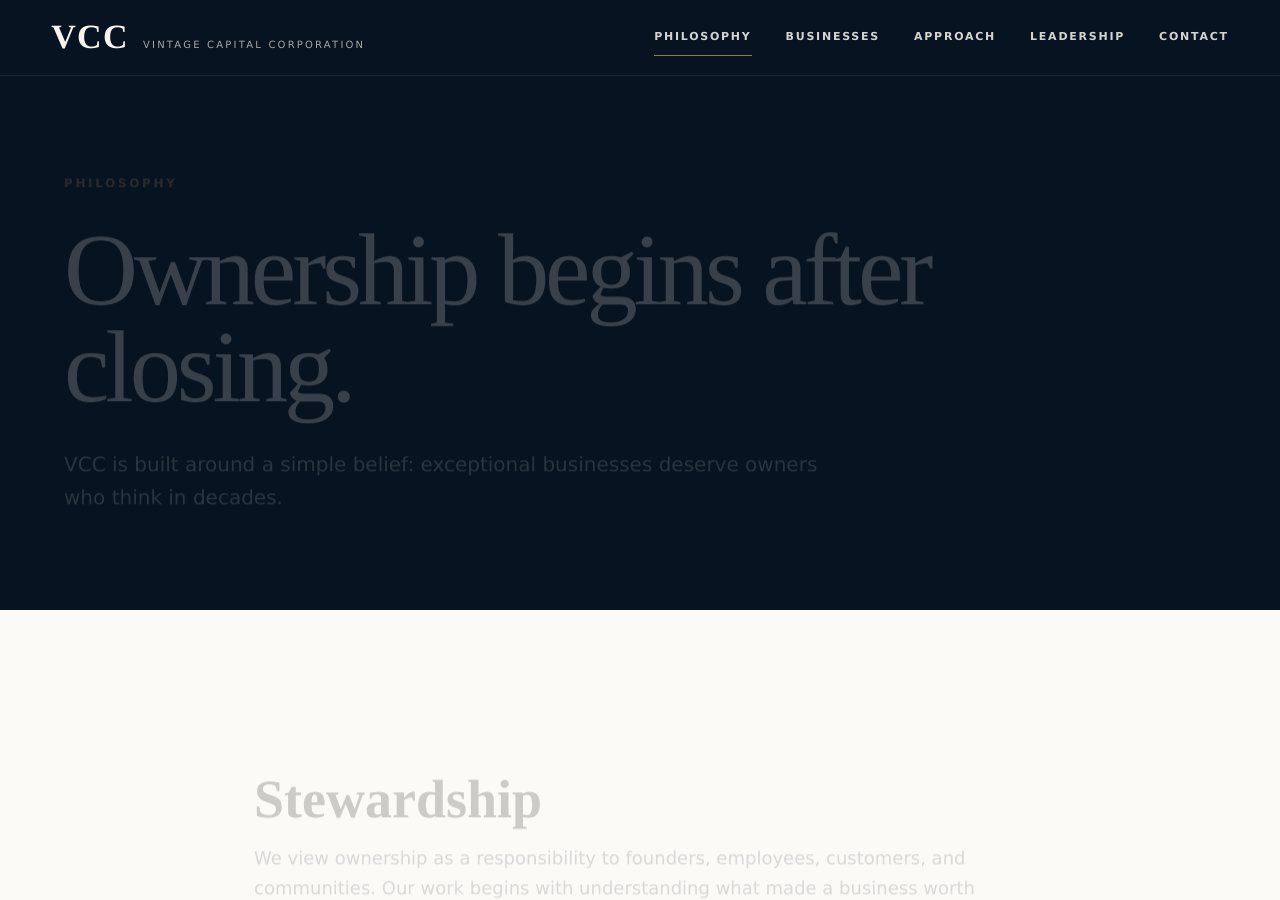
<file: about.html>
<!doctype html><html><head><meta http-equiv="refresh" content="0; url=philosophy.html"><link rel="canonical" href="philosophy.html"></head><body><p><a href="philosophy.html">Continue</a></p></body></html>
</file>
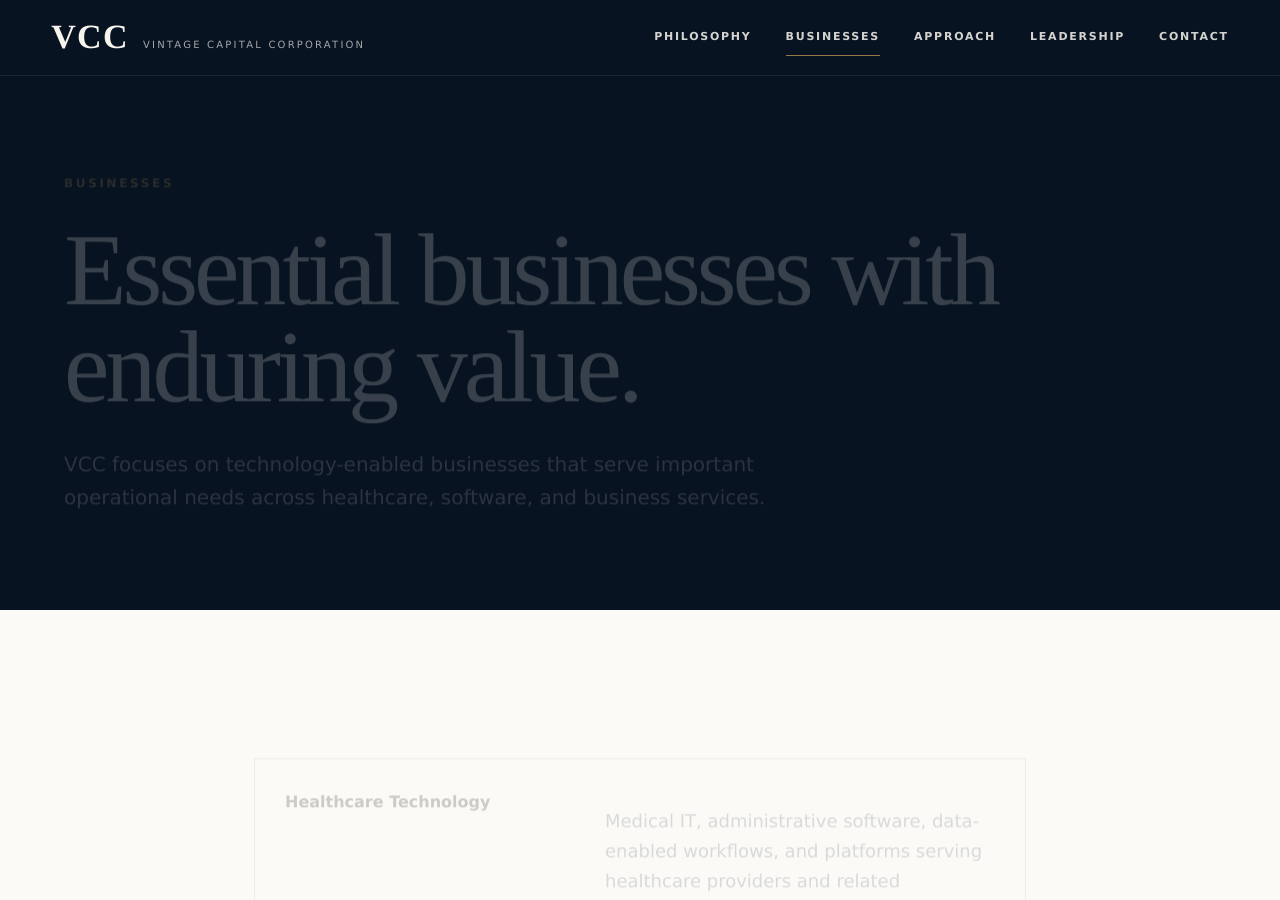
<file: acquisition-criteria.html>
<!doctype html><html><head><meta http-equiv="refresh" content="0; url=businesses.html"><link rel="canonical" href="businesses.html"></head><body><p><a href="businesses.html">Continue</a></p></body></html>
</file>
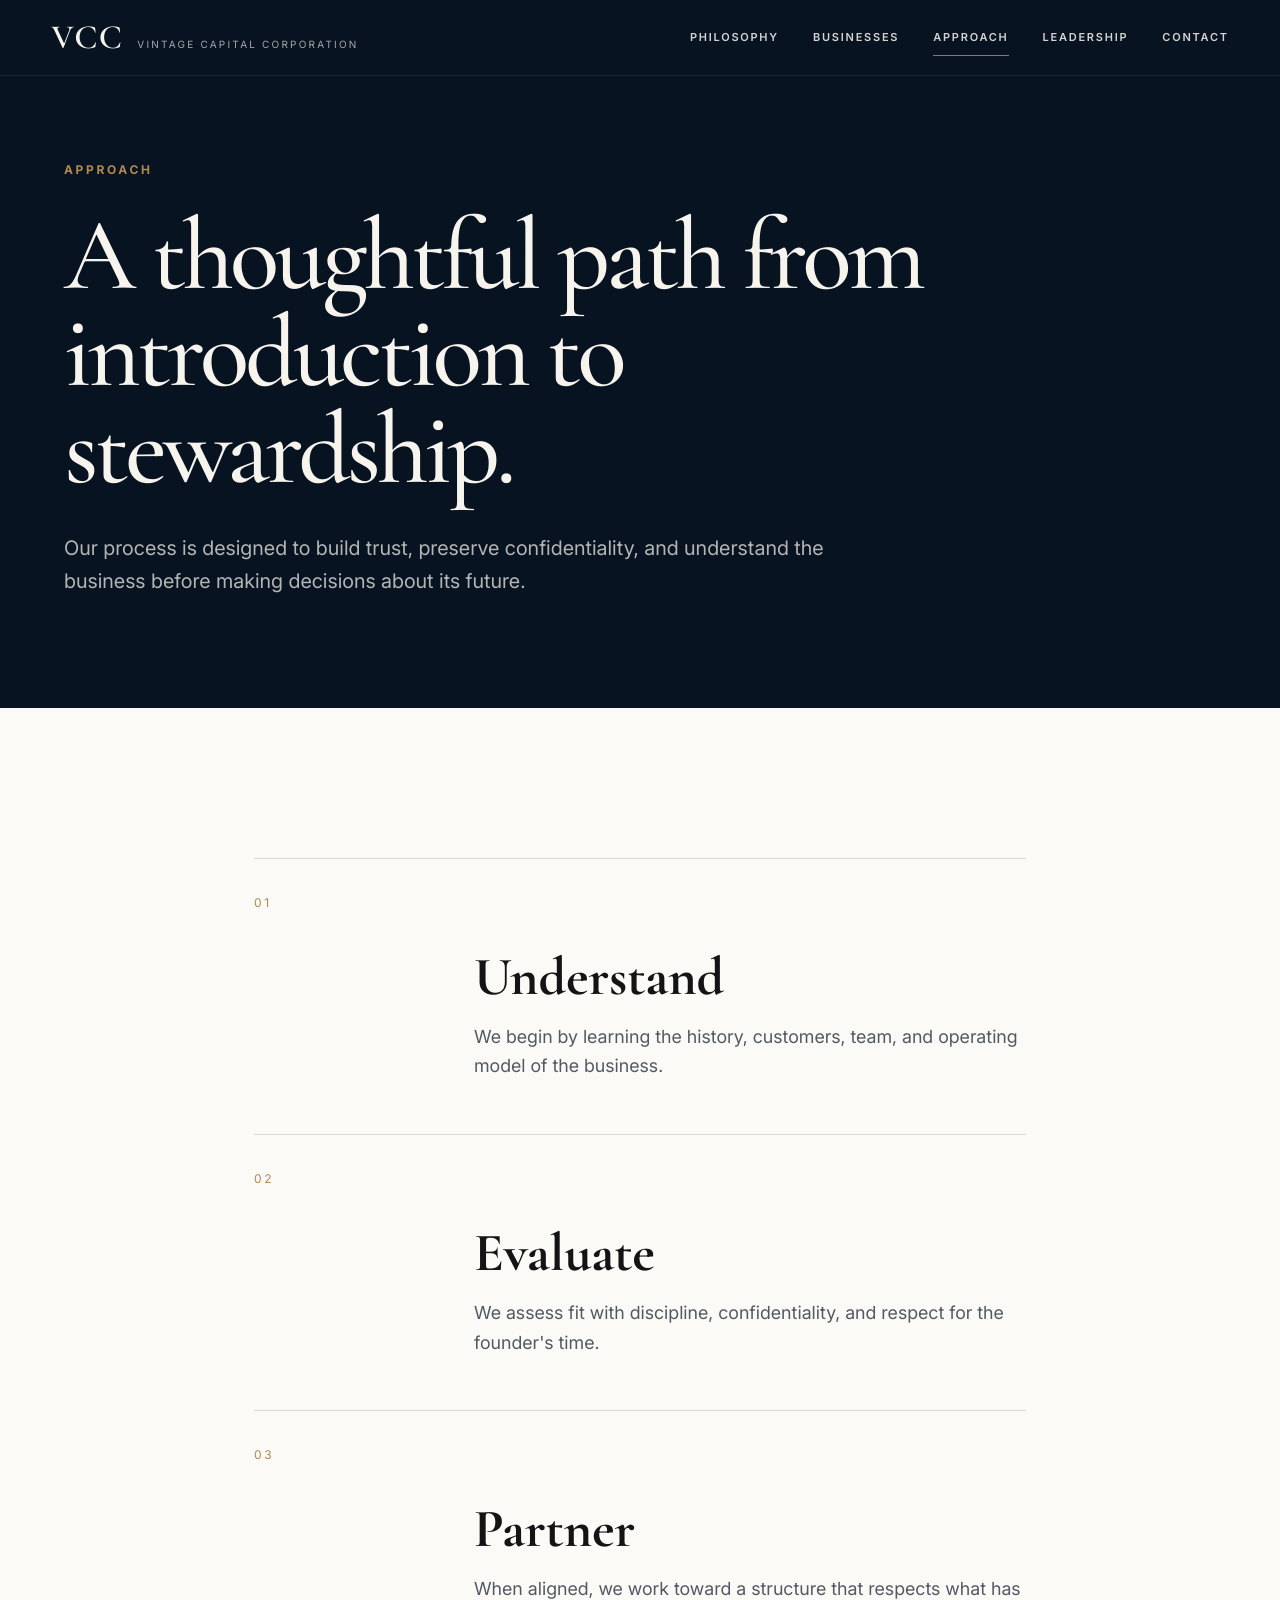
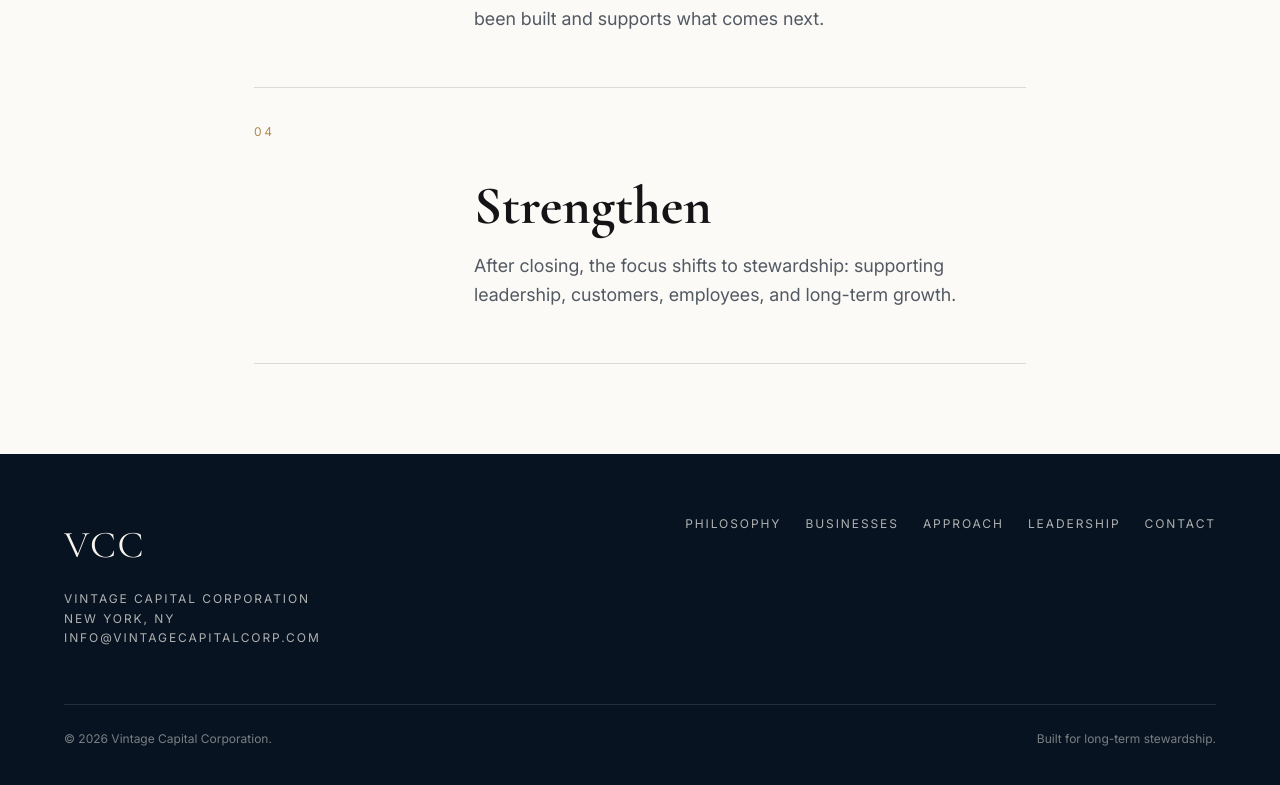
<file: approach.html>
<!doctype html><html lang="en"><head><meta charset="utf-8"><meta name="viewport" content="width=device-width,initial-scale=1"><title>Approach | VCC</title><meta name="description" content="Our process is designed to build trust, preserve confidentiality, and understand the business before making decisions about its future."><meta property="og:title" content="Approach | VCC"><meta property="og:description" content="Our process is designed to build trust, preserve confidentiality, and understand the business before making decisions about its future."><meta property="og:image" content="assets/logos/vcc-social-preview.svg"><link rel="icon" href="assets/logos/favicon.svg"><link rel="stylesheet" href="styles.css"></head><body><header class="site-header"><a class="brand" href="index.html"><span class="brand-mark">VCC</span><span class="brand-sub">Vintage Capital Corporation</span></a><nav class="nav"><a class="" href="philosophy.html">Philosophy</a><a class="" href="businesses.html">Businesses</a><a class="active" href="approach.html">Approach</a><a class="" href="leadership.html">Leadership</a><a class="" href="contact.html">Contact</a></nav><button class="menu-toggle" aria-label="Open menu">☰</button></header><nav class="mobile-nav"><a class="" href="philosophy.html">Philosophy</a><a class="" href="businesses.html">Businesses</a><a class="active" href="approach.html">Approach</a><a class="" href="leadership.html">Leadership</a><a class="" href="contact.html">Contact</a></nav><main><section class="page-hero"><div class="inner reveal"><span class="section-label">Approach</span><h1>A thoughtful path from introduction to stewardship.</h1><p>Our process is designed to build trust, preserve confidentiality, and understand the business before making decisions about its future.</p></div></section><section class="text-page reveal"><div class="timeline"><div class="step"><div class="step-num">01</div><div><h2>Understand</h2><p>We begin by learning the history, customers, team, and operating model of the business.</p></div></div><div class="step"><div class="step-num">02</div><div><h2>Evaluate</h2><p>We assess fit with discipline, confidentiality, and respect for the founder's time.</p></div></div><div class="step"><div class="step-num">03</div><div><h2>Partner</h2><p>When aligned, we work toward a structure that respects what has been built and supports what comes next.</p></div></div><div class="step"><div class="step-num">04</div><div><h2>Strengthen</h2><p>After closing, the focus shifts to stewardship: supporting leadership, customers, employees, and long-term growth.</p></div></div></div></section></main><footer class="site-footer"><div class="footer-grid"><div><div class="footer-brand">VCC</div><p class="footer-meta">Vintage Capital Corporation<br>New York, NY<br><a href="mailto:info@vintagecapitalcorp.com">info@vintagecapitalcorp.com</a></p></div><div class="footer-links"><a href="philosophy.html">Philosophy</a><a href="businesses.html">Businesses</a><a href="approach.html">Approach</a><a href="leadership.html">Leadership</a><a href="contact.html">Contact</a></div></div><div class="footer-bottom"><span>© 2026 Vintage Capital Corporation.</span><span>Built for long-term stewardship.</span></div></footer><script src="script.js"></script></body></html>
</file>
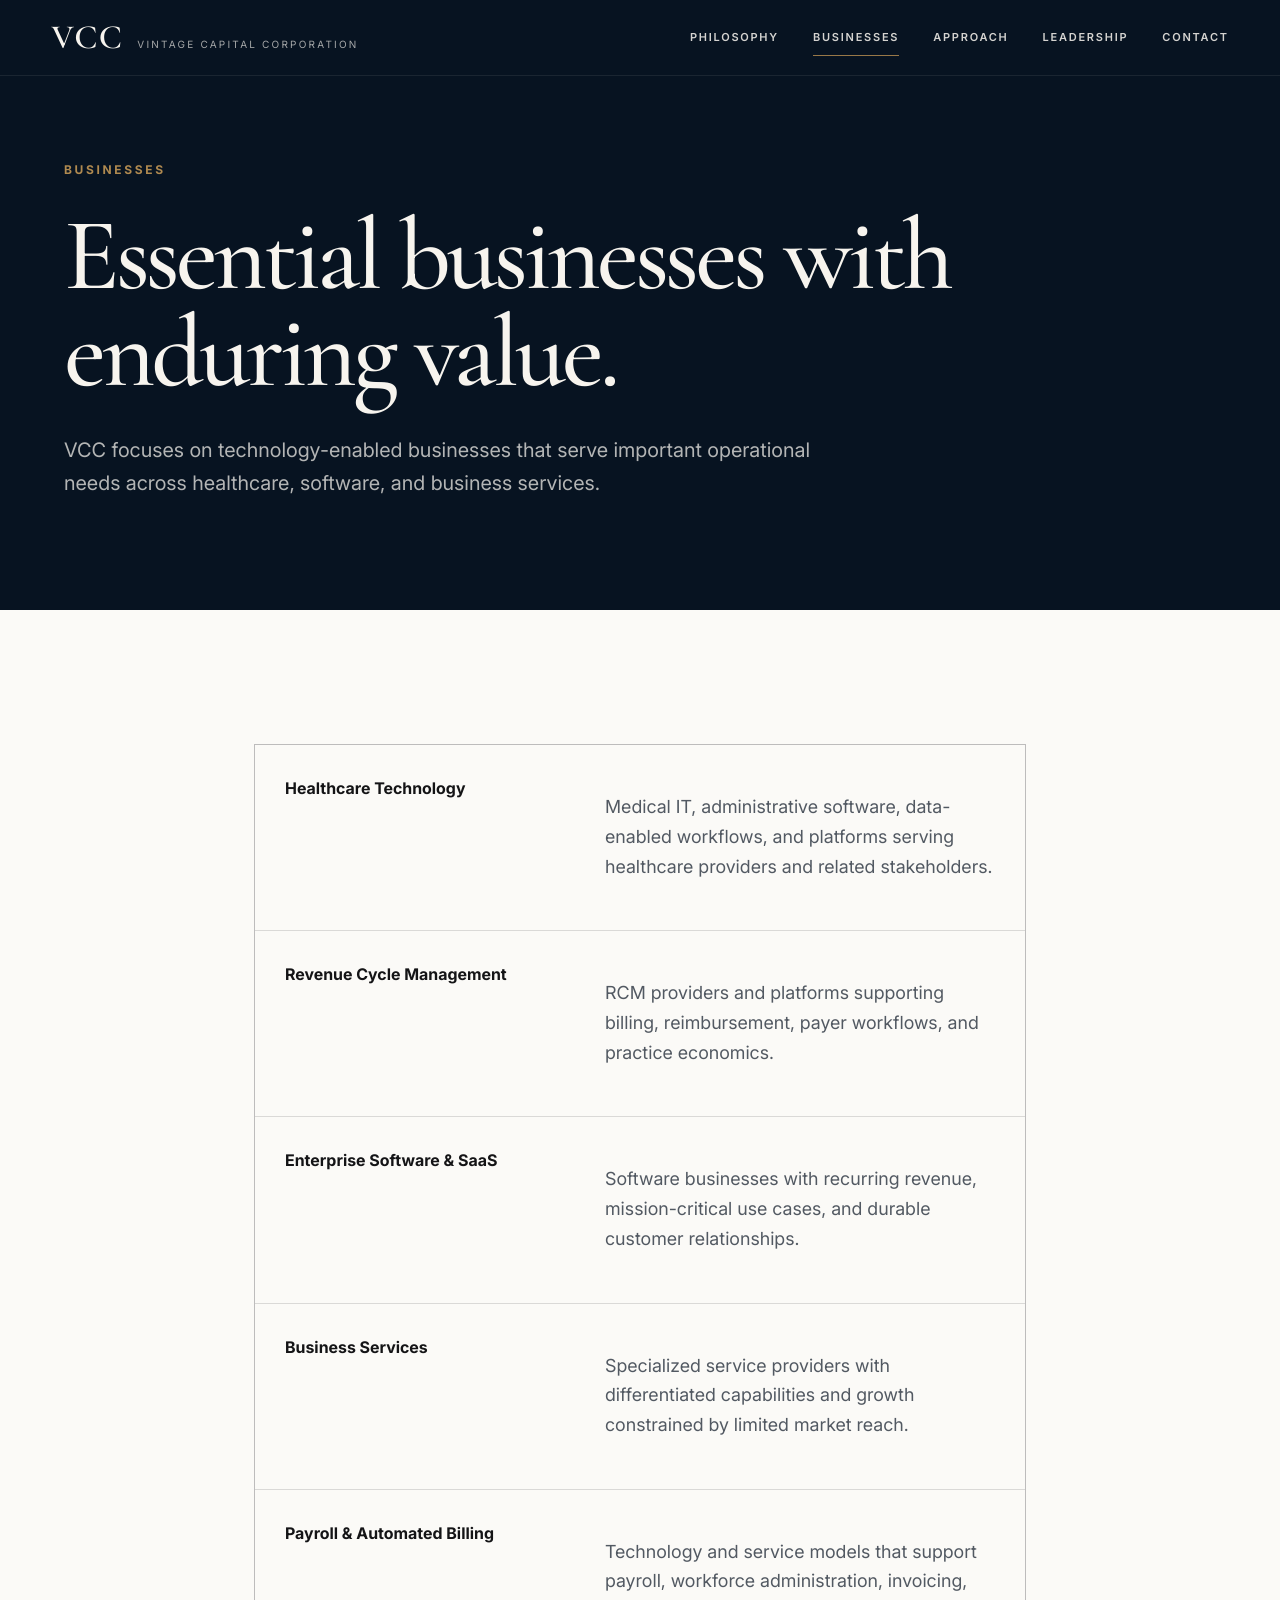
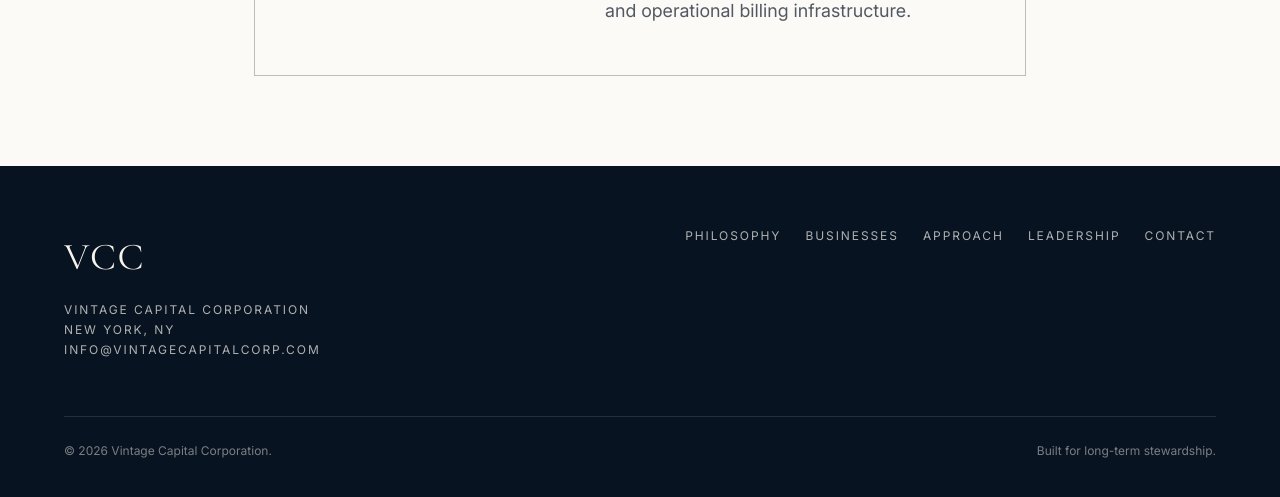
<file: businesses.html>
<!doctype html><html lang="en"><head><meta charset="utf-8"><meta name="viewport" content="width=device-width,initial-scale=1"><title>Businesses | VCC</title><meta name="description" content="VCC focuses on technology-enabled businesses that serve important operational needs across healthcare, software, and business services."><meta property="og:title" content="Businesses | VCC"><meta property="og:description" content="VCC focuses on technology-enabled businesses that serve important operational needs across healthcare, software, and business services."><meta property="og:image" content="assets/logos/vcc-social-preview.svg"><link rel="icon" href="assets/logos/favicon.svg"><link rel="stylesheet" href="styles.css"></head><body><header class="site-header"><a class="brand" href="index.html"><span class="brand-mark">VCC</span><span class="brand-sub">Vintage Capital Corporation</span></a><nav class="nav"><a class="" href="philosophy.html">Philosophy</a><a class="active" href="businesses.html">Businesses</a><a class="" href="approach.html">Approach</a><a class="" href="leadership.html">Leadership</a><a class="" href="contact.html">Contact</a></nav><button class="menu-toggle" aria-label="Open menu">☰</button></header><nav class="mobile-nav"><a class="" href="philosophy.html">Philosophy</a><a class="active" href="businesses.html">Businesses</a><a class="" href="approach.html">Approach</a><a class="" href="leadership.html">Leadership</a><a class="" href="contact.html">Contact</a></nav><main><section class="page-hero"><div class="inner reveal"><span class="section-label">Businesses</span><h1>Essential businesses with enduring value.</h1><p>VCC focuses on technology-enabled businesses that serve important operational needs across healthcare, software, and business services.</p></div></section><section class="text-page reveal"><div class="criteria-list"><div class="criteria-row"><strong>Healthcare Technology</strong><p>Medical IT, administrative software, data-enabled workflows, and platforms serving healthcare providers and related stakeholders.</p></div><div class="criteria-row"><strong>Revenue Cycle Management</strong><p>RCM providers and platforms supporting billing, reimbursement, payer workflows, and practice economics.</p></div><div class="criteria-row"><strong>Enterprise Software & SaaS</strong><p>Software businesses with recurring revenue, mission-critical use cases, and durable customer relationships.</p></div><div class="criteria-row"><strong>Business Services</strong><p>Specialized service providers with differentiated capabilities and growth constrained by limited market reach.</p></div><div class="criteria-row"><strong>Payroll & Automated Billing</strong><p>Technology and service models that support payroll, workforce administration, invoicing, and operational billing infrastructure.</p></div></div></section></main><footer class="site-footer"><div class="footer-grid"><div><div class="footer-brand">VCC</div><p class="footer-meta">Vintage Capital Corporation<br>New York, NY<br><a href="mailto:info@vintagecapitalcorp.com">info@vintagecapitalcorp.com</a></p></div><div class="footer-links"><a href="philosophy.html">Philosophy</a><a href="businesses.html">Businesses</a><a href="approach.html">Approach</a><a href="leadership.html">Leadership</a><a href="contact.html">Contact</a></div></div><div class="footer-bottom"><span>© 2026 Vintage Capital Corporation.</span><span>Built for long-term stewardship.</span></div></footer><script src="script.js"></script></body></html>
</file>
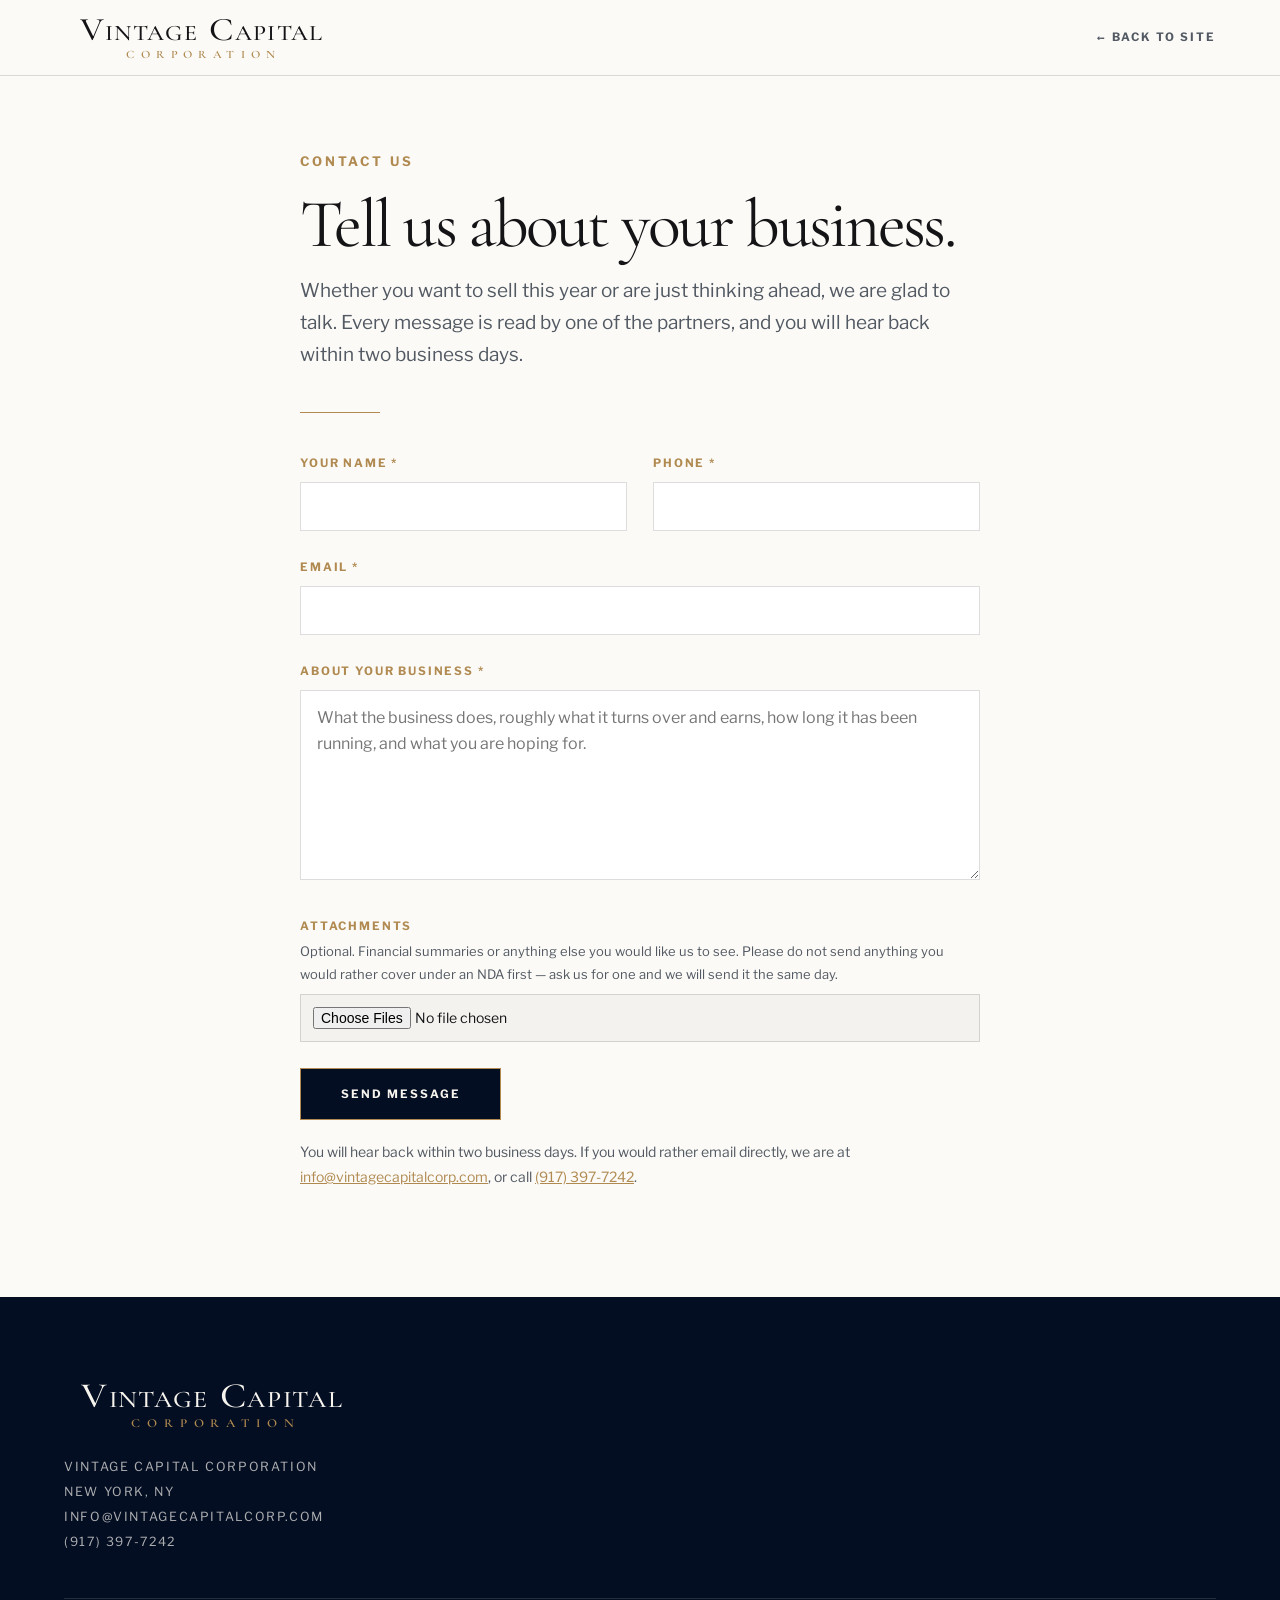
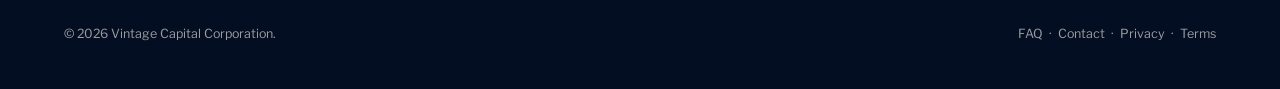
<file: contact.html>
<!doctype html>
<html lang="en">
<head>
<meta charset="utf-8">
<meta name="viewport" content="width=device-width, initial-scale=1">
<title>Contact — Vintage Capital Corporation</title>
<link rel="icon" href="favicon.svg" type="image/svg+xml">
<link rel="icon" href="favicon-32.png" sizes="32x32" type="image/png">
<link rel="apple-touch-icon" href="apple-touch-icon.png">
<meta name="theme-color" content="#040E22">
<meta name="description" content="Contact Vintage Capital Corporation about selling your business. Reply within two business days.">
<link rel="preconnect" href="https://fonts.googleapis.com">
<link rel="preconnect" href="https://fonts.gstatic.com" crossorigin>
<link href="https://fonts.googleapis.com/css2?family=Cormorant+Garamond:wght@400;500;600&family=Libre+Franklin:wght@400;500;600;700&display=swap" rel="stylesheet">
<style>
@font-face{font-family:'Serif stand-in';src:local('Times New Roman'),local('Times'),local('Liberation Serif');
  size-adjust:107%;ascent-override:90%;descent-override:22%;line-gap-override:0%}
@font-face{font-family:'Sans stand-in';src:local('Arial'),local('Helvetica Neue'),local('Liberation Sans');
  size-adjust:98%;ascent-override:95%;descent-override:24%;line-gap-override:0%}
:root{
  --navy:#040E22; --ivory:#f7f4ee; --paper:#fbfaf7; --ink:#141416;
  --muted:#525962; --bronze:#b08a50; --line2:rgba(20,20,22,.14);
  --serif:'Cormorant Garamond','Serif stand-in',Georgia,serif;
  --sans:'Libre Franklin','Sans stand-in',system-ui,-apple-system,sans-serif;
  --max:1440px;
}
*{box-sizing:border-box}
html{scroll-behavior:smooth}
body{margin:0;background:var(--paper);color:var(--ink);font-family:var(--sans);
  font-size:17px;line-height:1.75;-webkit-font-smoothing:antialiased}

.site-header{position:fixed;top:0;left:0;right:0;z-index:50;height:76px;
  display:flex;align-items:center;background:rgba(251,250,247,.94);
  backdrop-filter:blur(16px);border-bottom:1px solid var(--line2)}
.head-in{width:100%;max-width:var(--max);margin:0 auto;padding:0 clamp(22px,5vw,90px);
  display:flex;align-items:center;justify-content:space-between;gap:20px}
.logo{height:50px;width:auto;display:block;font-family:var(--serif)}
.lg-main{fill:var(--ink)} .lg-sub{fill:var(--bronze)}
.back{font-size:11.5px;font-weight:700;letter-spacing:.17em;text-transform:uppercase;
  color:var(--muted);text-decoration:none;white-space:nowrap}
.back:hover{color:var(--bronze)}

main{max-width:760px;margin:0 auto;padding:150px clamp(22px,5vw,40px) 90px}
.label{display:block;font-size:13px;text-transform:uppercase;letter-spacing:.22em;
  font-weight:700;color:var(--bronze);margin-bottom:18px}
h1{font-family:var(--serif);font-weight:400;font-size:clamp(40px,6vw,68px);
  line-height:1;letter-spacing:-.04em;margin:0 0 16px}
.standfirst{font-size:19px;line-height:1.7;color:var(--muted);margin:0 0 12px;max-width:60ch}
.updated{font-size:14px;color:var(--muted);margin:0 0 46px}
h2{font-family:var(--serif);font-weight:500;font-size:clamp(24px,2.4vw,29px);
  line-height:1.25;letter-spacing:-.02em;margin:46px 0 12px}
p{margin:0 0 18px;color:var(--muted)}
ul{margin:0 0 18px;padding-left:22px;color:var(--muted)}
li{margin-bottom:9px}
strong{color:var(--ink);font-weight:600}
a{color:var(--bronze)}
.rule{height:1px;background:var(--bronze);width:80px;margin:40px 0}
.note{background:rgba(20,20,22,.035);border:1px solid var(--line2);
  padding:24px 26px;margin:0 0 18px}
.note p:last-child{margin-bottom:0}

.site-footer{background:var(--navy);color:var(--ivory);
  padding:clamp(56px,9vh,110px) clamp(22px,5vw,90px) 44px}
.footer-in{max-width:var(--max);margin:0 auto}
.footer-logo{height:54px}
.site-footer .lg-main{fill:var(--ivory)}
.footer-meta{font-size:12.5px;text-transform:uppercase;letter-spacing:.13em;
  color:rgba(247,244,238,.7);margin:22px 0 0;line-height:2}
.footer-meta a{color:rgba(247,244,238,.7);text-decoration:none}
.footer-meta a:hover{color:var(--bronze)}
.footer-bottom{max-width:var(--max);margin:44px auto 0;padding-top:24px;
  border-top:1px solid rgba(247,244,238,.14);display:flex;justify-content:space-between;
  gap:18px;flex-wrap:wrap;font-size:12.5px;color:rgba(247,244,238,.62)}
.footer-bottom a{color:rgba(247,244,238,.62);text-decoration:none}
.footer-bottom a:hover{color:var(--bronze)}
@media(max-width:640px){main{padding-top:126px}}

form{margin:0}
.field{margin:0 0 26px}
.field label{display:block;font-size:11.5px;font-weight:700;letter-spacing:.16em;
  text-transform:uppercase;color:var(--bronze);margin-bottom:9px}
.field .hint{display:block;font-size:13px;color:var(--muted);
  text-transform:none;letter-spacing:0;font-weight:400;margin-top:4px}
input[type=text],input[type=email],input[type=tel],textarea,input[type=file]{
  width:100%;font-family:var(--sans);font-size:16px;color:var(--ink);
  background:#fff;border:1px solid var(--line2);padding:14px 16px;
  transition:border-color .25s ease}
textarea{min-height:190px;resize:vertical;line-height:1.65}
input:focus,textarea:focus{outline:none;border-color:var(--bronze)}
input[type=file]{padding:12px;background:rgba(20,20,22,.03);cursor:pointer;font-size:14px}
.req{color:var(--bronze)}
.two{display:grid;grid-template-columns:1fr 1fr;gap:26px}
@media(max-width:620px){.two{grid-template-columns:1fr;gap:0}}
button[type=submit]{font-family:var(--sans);font-size:11.5px;font-weight:700;
  letter-spacing:.17em;text-transform:uppercase;padding:18px 40px;
  border:1px solid var(--bronze);background:var(--navy);color:var(--ivory);
  cursor:pointer;min-height:52px;transition:background .3s ease}
button[type=submit]:hover{background:#0a1a35}
.promise{font-size:14px;color:var(--muted);margin-top:20px}

</style>
</head>
<body>

<header class="site-header">
  <div class="head-in">
    <a href="index.html" aria-label="Vintage Capital Corporation — home">
      <svg class="logo" viewBox="0 38 680 124" xmlns="http://www.w3.org/2000/svg" role="img" aria-label="Vintage Capital Corporation">
        <g transform="translate(340 0) scale(1.08 1) translate(-340 0)">
          <text class="lg-main" x="340" y="104" text-anchor="middle" font-weight="500" letter-spacing="2.5"><tspan font-size="82">V</tspan><tspan font-size="55">INTAGE</tspan><tspan font-size="82" dx="24">C</tspan><tspan font-size="55">APITAL</tspan></text>
          <text class="lg-sub" x="347" y="150" text-anchor="middle" font-weight="600" font-size="28" letter-spacing="14">CORPORATION</text>
        </g>
      </svg>
    </a>
    <a class="back" href="index.html">&larr; Back to site</a>
  </div>
</header>

<main>
<span class="label">Contact us</span>
<h1>Tell us about your business.</h1>
<p class="standfirst">Whether you want to sell this year or are just thinking ahead, we are glad
to talk. Every message is read by one of the partners, and you will hear back within two
business days.</p>
<div class="rule"></div>

<form action="https://formsubmit.co/info@vintagecapitalcorp.com" method="POST" enctype="multipart/form-data">
  <input type="hidden" name="_subject" value="New enquiry from vintagecapitalcorp.com">
  <input type="hidden" name="_template" value="table">
  <input type="hidden" name="_captcha" value="true">
  <input type="hidden" name="_next" value="https://vintagecapitalcorp.com/thank-you.html">
  <input type="text" name="_honey" style="display:none">

  <div class="two">
    <div class="field">
      <label for="name">Your name <span class="req">*</span></label>
      <input type="text" id="name" name="Name" required autocomplete="name">
    </div>
    <div class="field">
      <label for="phone">Phone <span class="req">*</span></label>
      <input type="tel" id="phone" name="Phone" required autocomplete="tel">
    </div>
  </div>

  <div class="field">
    <label for="email">Email <span class="req">*</span></label>
    <input type="email" id="email" name="Email" required autocomplete="email">
  </div>

  <div class="field">
    <label for="message">About your business <span class="req">*</span></label>
    <textarea id="message" name="Message" required placeholder="What the business does, roughly what it turns over and earns, how long it has been running, and what you are hoping for."></textarea>
  </div>

  <div class="field">
    <label for="file">Attachments
      <span class="hint">Optional. Financial summaries or anything else you would like us to see.
      Please do not send anything you would rather cover under an NDA first &mdash; ask us for one
      and we will send it the same day.</span>
    </label>
    <input type="file" id="file" name="attachment" multiple>
  </div>

  <button type="submit">Send message</button>
  <p class="promise">You will hear back within two business days. If you would rather email
  directly, we are at <a href="mailto:info@vintagecapitalcorp.com">info@vintagecapitalcorp.com</a>,
  or call <a href="tel:+19173977242">(917) 397-7242</a>.</p>
</form>
</main>

<footer class="site-footer">
  <div class="footer-in">
    <svg class="logo footer-logo" viewBox="0 38 680 124" xmlns="http://www.w3.org/2000/svg" role="img" aria-label="Vintage Capital Corporation">
      <g transform="translate(340 0) scale(1.08 1) translate(-340 0)">
        <text class="lg-main" x="340" y="104" text-anchor="middle" font-weight="500" letter-spacing="2.5"><tspan font-size="82">V</tspan><tspan font-size="55">INTAGE</tspan><tspan font-size="82" dx="24">C</tspan><tspan font-size="55">APITAL</tspan></text>
        <text class="lg-sub" x="347" y="150" text-anchor="middle" font-weight="600" font-size="28" letter-spacing="14">CORPORATION</text>
      </g>
    </svg>
    <p class="footer-meta">Vintage Capital Corporation<br>New York, NY<br>
      <a href="mailto:info@vintagecapitalcorp.com">info@vintagecapitalcorp.com</a><br>
      <a href="tel:+19173977242">(917) 397-7242</a></p>
  </div>
  <div class="footer-bottom">
    <span>&copy; 2026 Vintage Capital Corporation.</span>
    <span><a href="faq.html">FAQ</a> &nbsp;·&nbsp; <a href="contact.html">Contact</a>
      &nbsp;·&nbsp; <a href="privacy.html">Privacy</a> &nbsp;·&nbsp; <a href="terms.html">Terms</a></span>
  </div>
</footer>

</body>
</html>
</file>
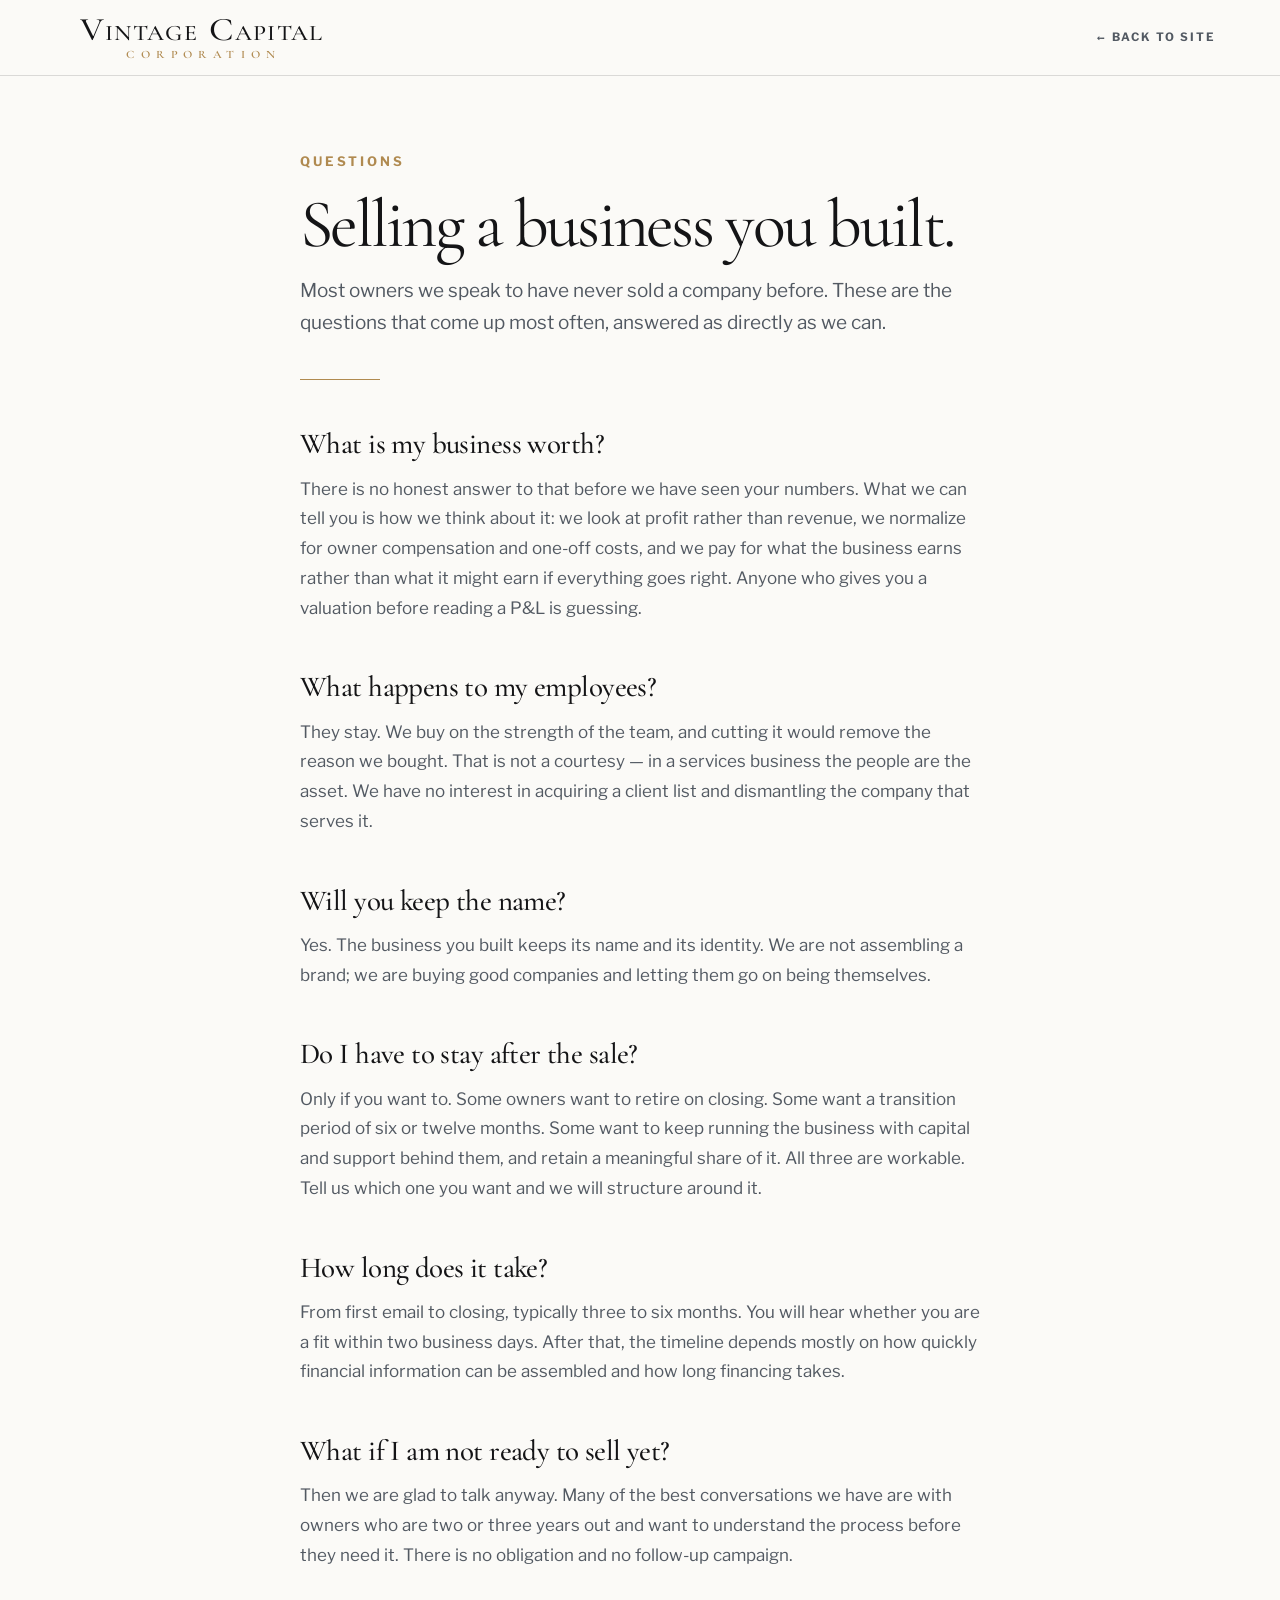
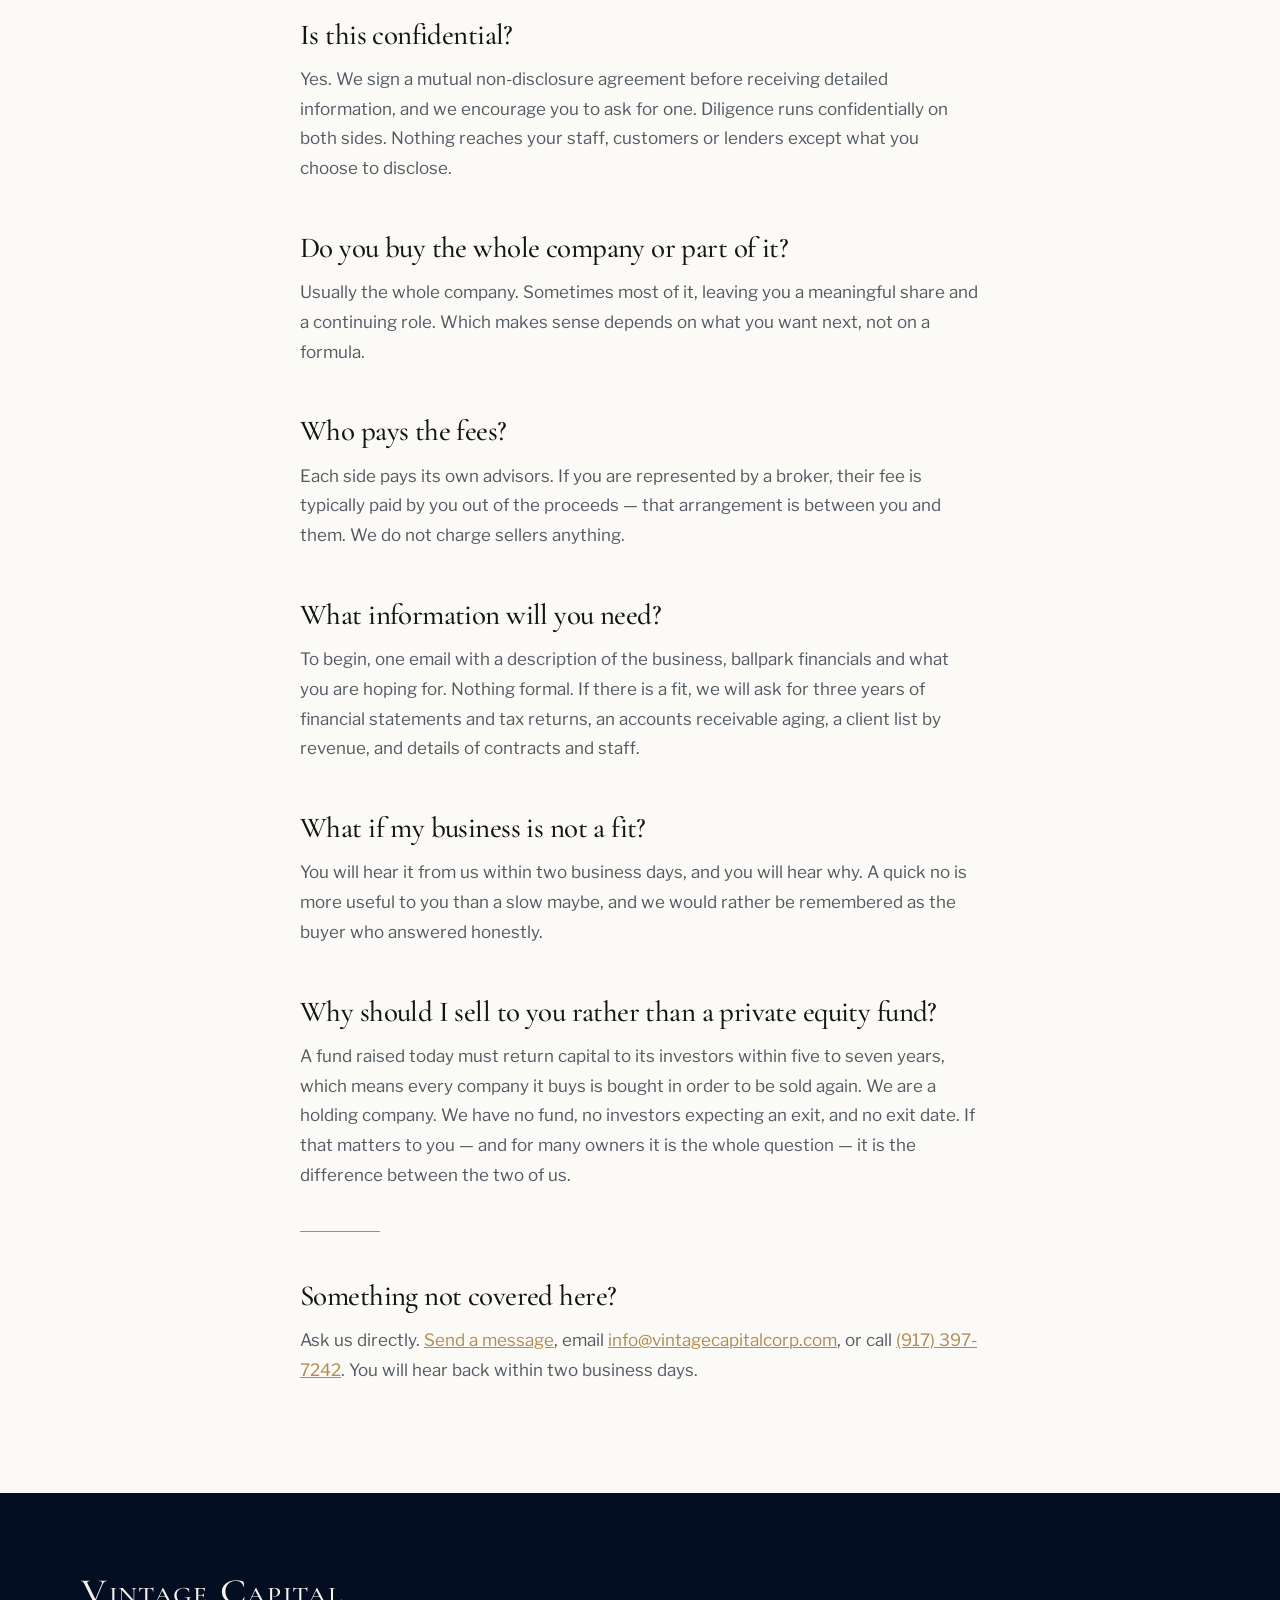
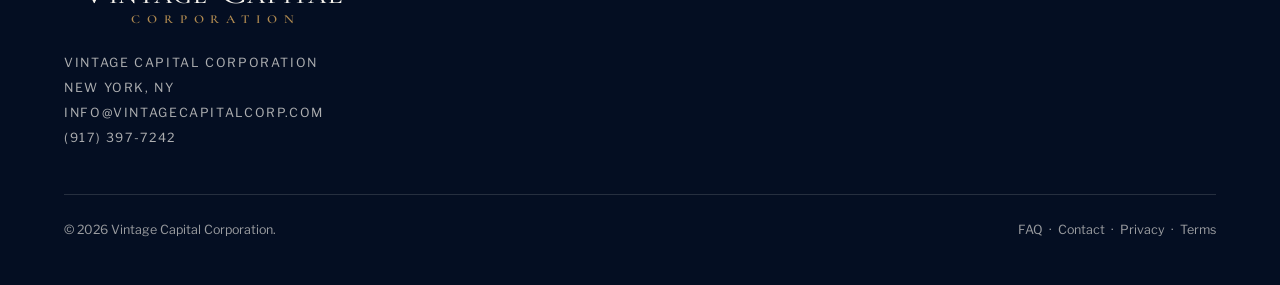
<file: faq.html>
<!doctype html>
<html lang="en">
<head>
<meta charset="utf-8">
<meta name="viewport" content="width=device-width, initial-scale=1">
<title>Frequently Asked Questions — Vintage Capital Corporation</title>
<link rel="icon" href="favicon.svg" type="image/svg+xml">
<link rel="icon" href="favicon-32.png" sizes="32x32" type="image/png">
<link rel="apple-touch-icon" href="apple-touch-icon.png">
<meta name="theme-color" content="#040E22">
<meta name="description" content="Answers to the questions business owners ask most often about selling to Vintage Capital Corporation.">
<link rel="preconnect" href="https://fonts.googleapis.com">
<link rel="preconnect" href="https://fonts.gstatic.com" crossorigin>
<link href="https://fonts.googleapis.com/css2?family=Cormorant+Garamond:wght@400;500;600&family=Libre+Franklin:wght@400;500;600;700&display=swap" rel="stylesheet">
<style>
@font-face{font-family:'Serif stand-in';src:local('Times New Roman'),local('Times'),local('Liberation Serif');
  size-adjust:107%;ascent-override:90%;descent-override:22%;line-gap-override:0%}
@font-face{font-family:'Sans stand-in';src:local('Arial'),local('Helvetica Neue'),local('Liberation Sans');
  size-adjust:98%;ascent-override:95%;descent-override:24%;line-gap-override:0%}
:root{
  --navy:#040E22; --ivory:#f7f4ee; --paper:#fbfaf7; --ink:#141416;
  --muted:#525962; --bronze:#b08a50; --line2:rgba(20,20,22,.14);
  --serif:'Cormorant Garamond','Serif stand-in',Georgia,serif;
  --sans:'Libre Franklin','Sans stand-in',system-ui,-apple-system,sans-serif;
  --max:1440px;
}
*{box-sizing:border-box}
html{scroll-behavior:smooth}
body{margin:0;background:var(--paper);color:var(--ink);font-family:var(--sans);
  font-size:17px;line-height:1.75;-webkit-font-smoothing:antialiased}

.site-header{position:fixed;top:0;left:0;right:0;z-index:50;height:76px;
  display:flex;align-items:center;background:rgba(251,250,247,.94);
  backdrop-filter:blur(16px);border-bottom:1px solid var(--line2)}
.head-in{width:100%;max-width:var(--max);margin:0 auto;padding:0 clamp(22px,5vw,90px);
  display:flex;align-items:center;justify-content:space-between;gap:20px}
.logo{height:50px;width:auto;display:block;font-family:var(--serif)}
.lg-main{fill:var(--ink)} .lg-sub{fill:var(--bronze)}
.back{font-size:11.5px;font-weight:700;letter-spacing:.17em;text-transform:uppercase;
  color:var(--muted);text-decoration:none;white-space:nowrap}
.back:hover{color:var(--bronze)}

main{max-width:760px;margin:0 auto;padding:150px clamp(22px,5vw,40px) 90px}
.label{display:block;font-size:13px;text-transform:uppercase;letter-spacing:.22em;
  font-weight:700;color:var(--bronze);margin-bottom:18px}
h1{font-family:var(--serif);font-weight:400;font-size:clamp(40px,6vw,68px);
  line-height:1;letter-spacing:-.04em;margin:0 0 16px}
.standfirst{font-size:19px;line-height:1.7;color:var(--muted);margin:0 0 12px;max-width:60ch}
.updated{font-size:14px;color:var(--muted);margin:0 0 46px}
h2{font-family:var(--serif);font-weight:500;font-size:clamp(24px,2.4vw,29px);
  line-height:1.25;letter-spacing:-.02em;margin:46px 0 12px}
p{margin:0 0 18px;color:var(--muted)}
ul{margin:0 0 18px;padding-left:22px;color:var(--muted)}
li{margin-bottom:9px}
strong{color:var(--ink);font-weight:600}
a{color:var(--bronze)}
.rule{height:1px;background:var(--bronze);width:80px;margin:40px 0}
.note{background:rgba(20,20,22,.035);border:1px solid var(--line2);
  padding:24px 26px;margin:0 0 18px}
.note p:last-child{margin-bottom:0}

.site-footer{background:var(--navy);color:var(--ivory);
  padding:clamp(56px,9vh,110px) clamp(22px,5vw,90px) 44px}
.footer-in{max-width:var(--max);margin:0 auto}
.footer-logo{height:54px}
.site-footer .lg-main{fill:var(--ivory)}
.footer-meta{font-size:12.5px;text-transform:uppercase;letter-spacing:.13em;
  color:rgba(247,244,238,.7);margin:22px 0 0;line-height:2}
.footer-meta a{color:rgba(247,244,238,.7);text-decoration:none}
.footer-meta a:hover{color:var(--bronze)}
.footer-bottom{max-width:var(--max);margin:44px auto 0;padding-top:24px;
  border-top:1px solid rgba(247,244,238,.14);display:flex;justify-content:space-between;
  gap:18px;flex-wrap:wrap;font-size:12.5px;color:rgba(247,244,238,.62)}
.footer-bottom a{color:rgba(247,244,238,.62);text-decoration:none}
.footer-bottom a:hover{color:var(--bronze)}
@media(max-width:640px){main{padding-top:126px}}

</style>
</head>
<body>

<header class="site-header">
  <div class="head-in">
    <a href="index.html" aria-label="Vintage Capital Corporation — home">
      <svg class="logo" viewBox="0 38 680 124" xmlns="http://www.w3.org/2000/svg" role="img" aria-label="Vintage Capital Corporation">
        <g transform="translate(340 0) scale(1.08 1) translate(-340 0)">
          <text class="lg-main" x="340" y="104" text-anchor="middle" font-weight="500" letter-spacing="2.5"><tspan font-size="82">V</tspan><tspan font-size="55">INTAGE</tspan><tspan font-size="82" dx="24">C</tspan><tspan font-size="55">APITAL</tspan></text>
          <text class="lg-sub" x="347" y="150" text-anchor="middle" font-weight="600" font-size="28" letter-spacing="14">CORPORATION</text>
        </g>
      </svg>
    </a>
    <a class="back" href="index.html">&larr; Back to site</a>
  </div>
</header>

<main>
<span class="label">Questions</span>
<h1>Selling a business you built.</h1>
<p class="standfirst">Most owners we speak to have never sold a company before. These are the questions that come up most often, answered as directly as we can.</p>
<div class="rule"></div>
<h2>What is my business worth?</h2>
<p>There is no honest answer to that before we have seen your numbers. What we can tell you is how we think about it: we look at profit rather than revenue, we normalize for owner compensation and one-off costs, and we pay for what the business earns rather than what it might earn if everything goes right. Anyone who gives you a valuation before reading a P&amp;L is guessing.</p>
<h2>What happens to my employees?</h2>
<p>They stay. We buy on the strength of the team, and cutting it would remove the reason we bought. That is not a courtesy &mdash; in a services business the people are the asset. We have no interest in acquiring a client list and dismantling the company that serves it.</p>
<h2>Will you keep the name?</h2>
<p>Yes. The business you built keeps its name and its identity. We are not assembling a brand; we are buying good companies and letting them go on being themselves.</p>
<h2>Do I have to stay after the sale?</h2>
<p>Only if you want to. Some owners want to retire on closing. Some want a transition period of six or twelve months. Some want to keep running the business with capital and support behind them, and retain a meaningful share of it. All three are workable. Tell us which one you want and we will structure around it.</p>
<h2>How long does it take?</h2>
<p>From first email to closing, typically three to six months. You will hear whether you are a fit within two business days. After that, the timeline depends mostly on how quickly financial information can be assembled and how long financing takes.</p>
<h2>What if I am not ready to sell yet?</h2>
<p>Then we are glad to talk anyway. Many of the best conversations we have are with owners who are two or three years out and want to understand the process before they need it. There is no obligation and no follow-up campaign.</p>
<h2>Is this confidential?</h2>
<p>Yes. We sign a mutual non-disclosure agreement before receiving detailed information, and we encourage you to ask for one. Diligence runs confidentially on both sides. Nothing reaches your staff, customers or lenders except what you choose to disclose.</p>
<h2>Do you buy the whole company or part of it?</h2>
<p>Usually the whole company. Sometimes most of it, leaving you a meaningful share and a continuing role. Which makes sense depends on what you want next, not on a formula.</p>
<h2>Who pays the fees?</h2>
<p>Each side pays its own advisors. If you are represented by a broker, their fee is typically paid by you out of the proceeds &mdash; that arrangement is between you and them. We do not charge sellers anything.</p>
<h2>What information will you need?</h2>
<p>To begin, one email with a description of the business, ballpark financials and what you are hoping for. Nothing formal. If there is a fit, we will ask for three years of financial statements and tax returns, an accounts receivable aging, a client list by revenue, and details of contracts and staff.</p>
<h2>What if my business is not a fit?</h2>
<p>You will hear it from us within two business days, and you will hear why. A quick no is more useful to you than a slow maybe, and we would rather be remembered as the buyer who answered honestly.</p>
<h2>Why should I sell to you rather than a private equity fund?</h2>
<p>A fund raised today must return capital to its investors within five to seven years, which means every company it buys is bought in order to be sold again. We are a holding company. We have no fund, no investors expecting an exit, and no exit date. If that matters to you &mdash; and for many owners it is the whole question &mdash; it is the difference between the two of us.</p>
<div class="rule"></div>
<h2>Something not covered here?</h2>
<p>Ask us directly. <a href="contact.html">Send a message</a>, email <a href="mailto:info@vintagecapitalcorp.com">info@vintagecapitalcorp.com</a>, or call <a href="tel:+19173977242">(917) 397-7242</a>. You will hear back within two business days.</p></main>

<footer class="site-footer">
  <div class="footer-in">
    <svg class="logo footer-logo" viewBox="0 38 680 124" xmlns="http://www.w3.org/2000/svg" role="img" aria-label="Vintage Capital Corporation">
      <g transform="translate(340 0) scale(1.08 1) translate(-340 0)">
        <text class="lg-main" x="340" y="104" text-anchor="middle" font-weight="500" letter-spacing="2.5"><tspan font-size="82">V</tspan><tspan font-size="55">INTAGE</tspan><tspan font-size="82" dx="24">C</tspan><tspan font-size="55">APITAL</tspan></text>
        <text class="lg-sub" x="347" y="150" text-anchor="middle" font-weight="600" font-size="28" letter-spacing="14">CORPORATION</text>
      </g>
    </svg>
    <p class="footer-meta">Vintage Capital Corporation<br>New York, NY<br>
      <a href="mailto:info@vintagecapitalcorp.com">info@vintagecapitalcorp.com</a><br>
      <a href="tel:+19173977242">(917) 397-7242</a></p>
  </div>
  <div class="footer-bottom">
    <span>&copy; 2026 Vintage Capital Corporation.</span>
    <span><a href="faq.html">FAQ</a> &nbsp;·&nbsp; <a href="contact.html">Contact</a>
      &nbsp;·&nbsp; <a href="privacy.html">Privacy</a> &nbsp;·&nbsp; <a href="terms.html">Terms</a></span>
  </div>
</footer>

</body>
</html>
</file>
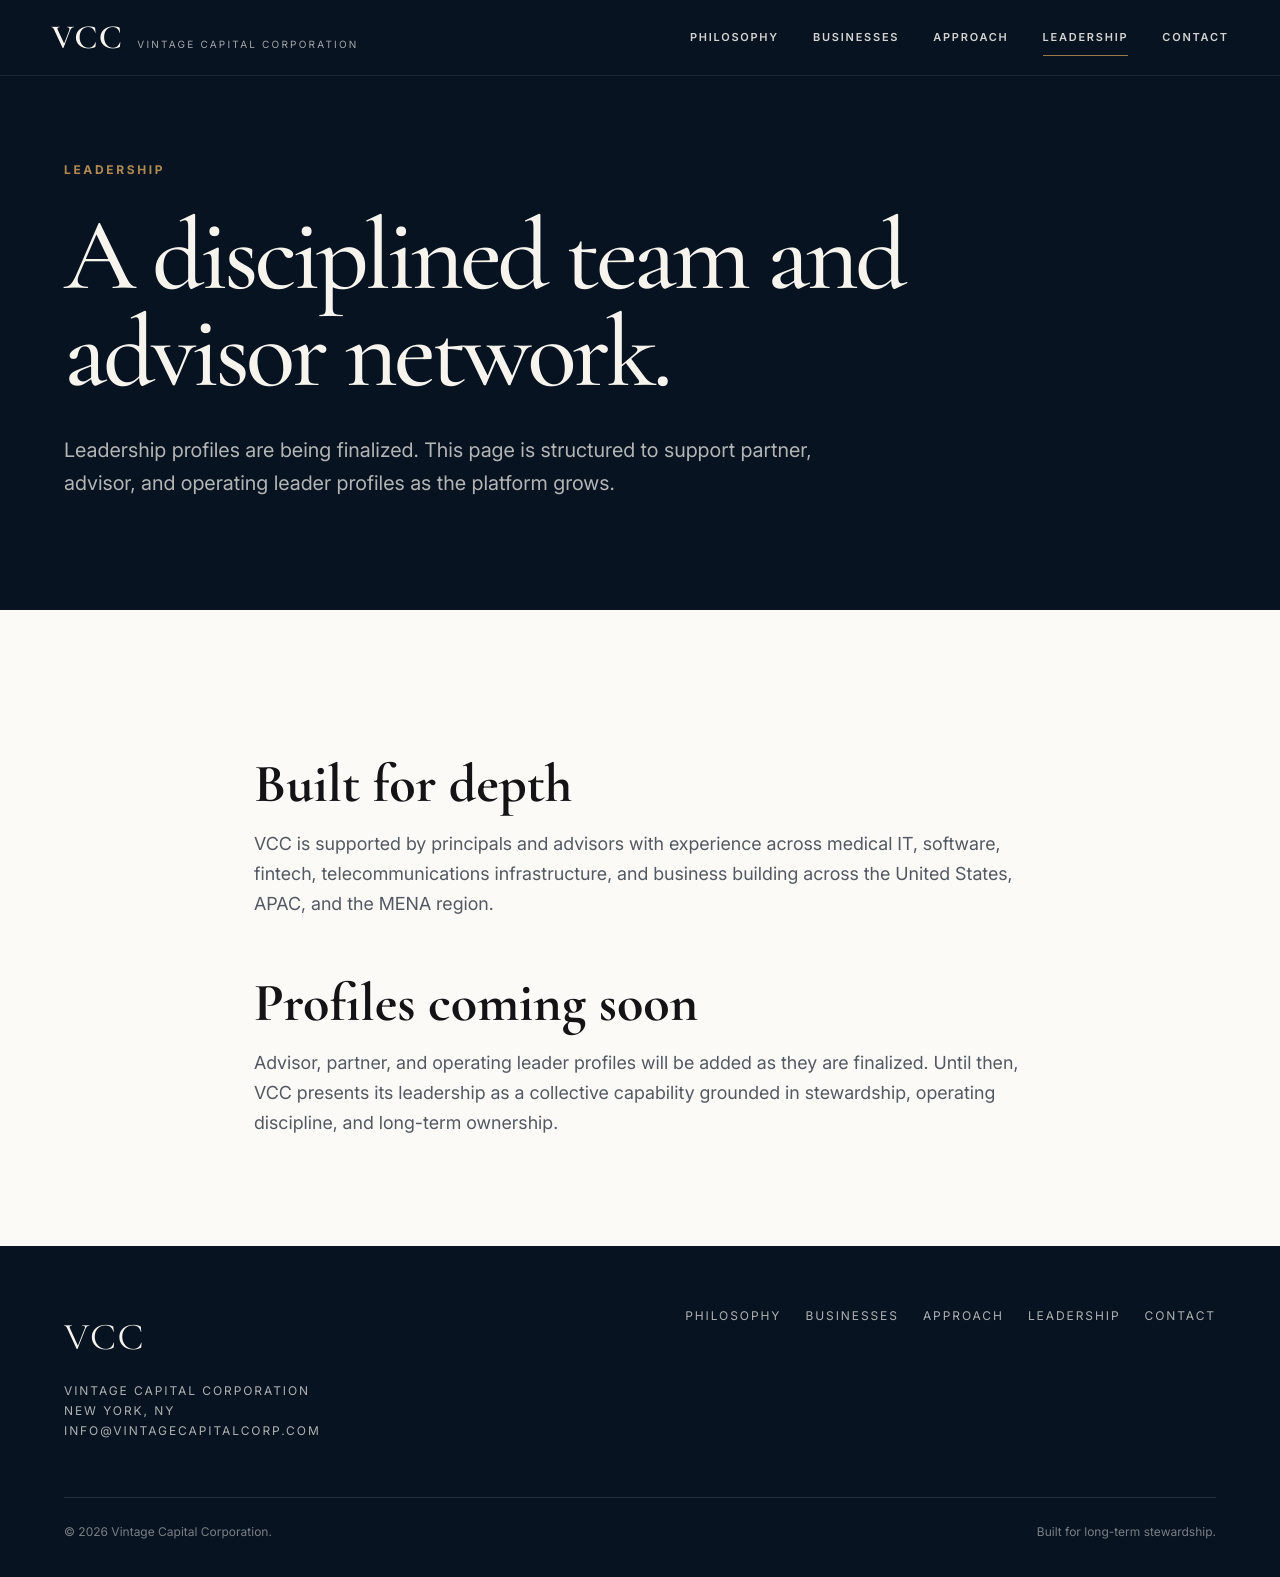
<file: leadership.html>
<!doctype html><html lang="en"><head><meta charset="utf-8"><meta name="viewport" content="width=device-width,initial-scale=1"><title>Leadership | VCC</title><meta name="description" content="Leadership profiles are being finalized. This page is structured to support partner, advisor, and operating leader profiles as the platform grows."><meta property="og:title" content="Leadership | VCC"><meta property="og:description" content="Leadership profiles are being finalized. This page is structured to support partner, advisor, and operating leader profiles as the platform grows."><meta property="og:image" content="assets/logos/vcc-social-preview.svg"><link rel="icon" href="assets/logos/favicon.svg"><link rel="stylesheet" href="styles.css"></head><body><header class="site-header"><a class="brand" href="index.html"><span class="brand-mark">VCC</span><span class="brand-sub">Vintage Capital Corporation</span></a><nav class="nav"><a class="" href="philosophy.html">Philosophy</a><a class="" href="businesses.html">Businesses</a><a class="" href="approach.html">Approach</a><a class="active" href="leadership.html">Leadership</a><a class="" href="contact.html">Contact</a></nav><button class="menu-toggle" aria-label="Open menu">☰</button></header><nav class="mobile-nav"><a class="" href="philosophy.html">Philosophy</a><a class="" href="businesses.html">Businesses</a><a class="" href="approach.html">Approach</a><a class="active" href="leadership.html">Leadership</a><a class="" href="contact.html">Contact</a></nav><main><section class="page-hero"><div class="inner reveal"><span class="section-label">Leadership</span><h1>A disciplined team and advisor network.</h1><p>Leadership profiles are being finalized. This page is structured to support partner, advisor, and operating leader profiles as the platform grows.</p></div></section><section class="text-page reveal"><h2>Built for depth</h2><p>VCC is supported by principals and advisors with experience across medical IT, software, fintech, telecommunications infrastructure, and business building across the United States, APAC, and the MENA region.</p><h2>Profiles coming soon</h2><p>Advisor, partner, and operating leader profiles will be added as they are finalized. Until then, VCC presents its leadership as a collective capability grounded in stewardship, operating discipline, and long-term ownership.</p></section></main><footer class="site-footer"><div class="footer-grid"><div><div class="footer-brand">VCC</div><p class="footer-meta">Vintage Capital Corporation<br>New York, NY<br><a href="mailto:info@vintagecapitalcorp.com">info@vintagecapitalcorp.com</a></p></div><div class="footer-links"><a href="philosophy.html">Philosophy</a><a href="businesses.html">Businesses</a><a href="approach.html">Approach</a><a href="leadership.html">Leadership</a><a href="contact.html">Contact</a></div></div><div class="footer-bottom"><span>© 2026 Vintage Capital Corporation.</span><span>Built for long-term stewardship.</span></div></footer><script src="script.js"></script></body></html>
</file>
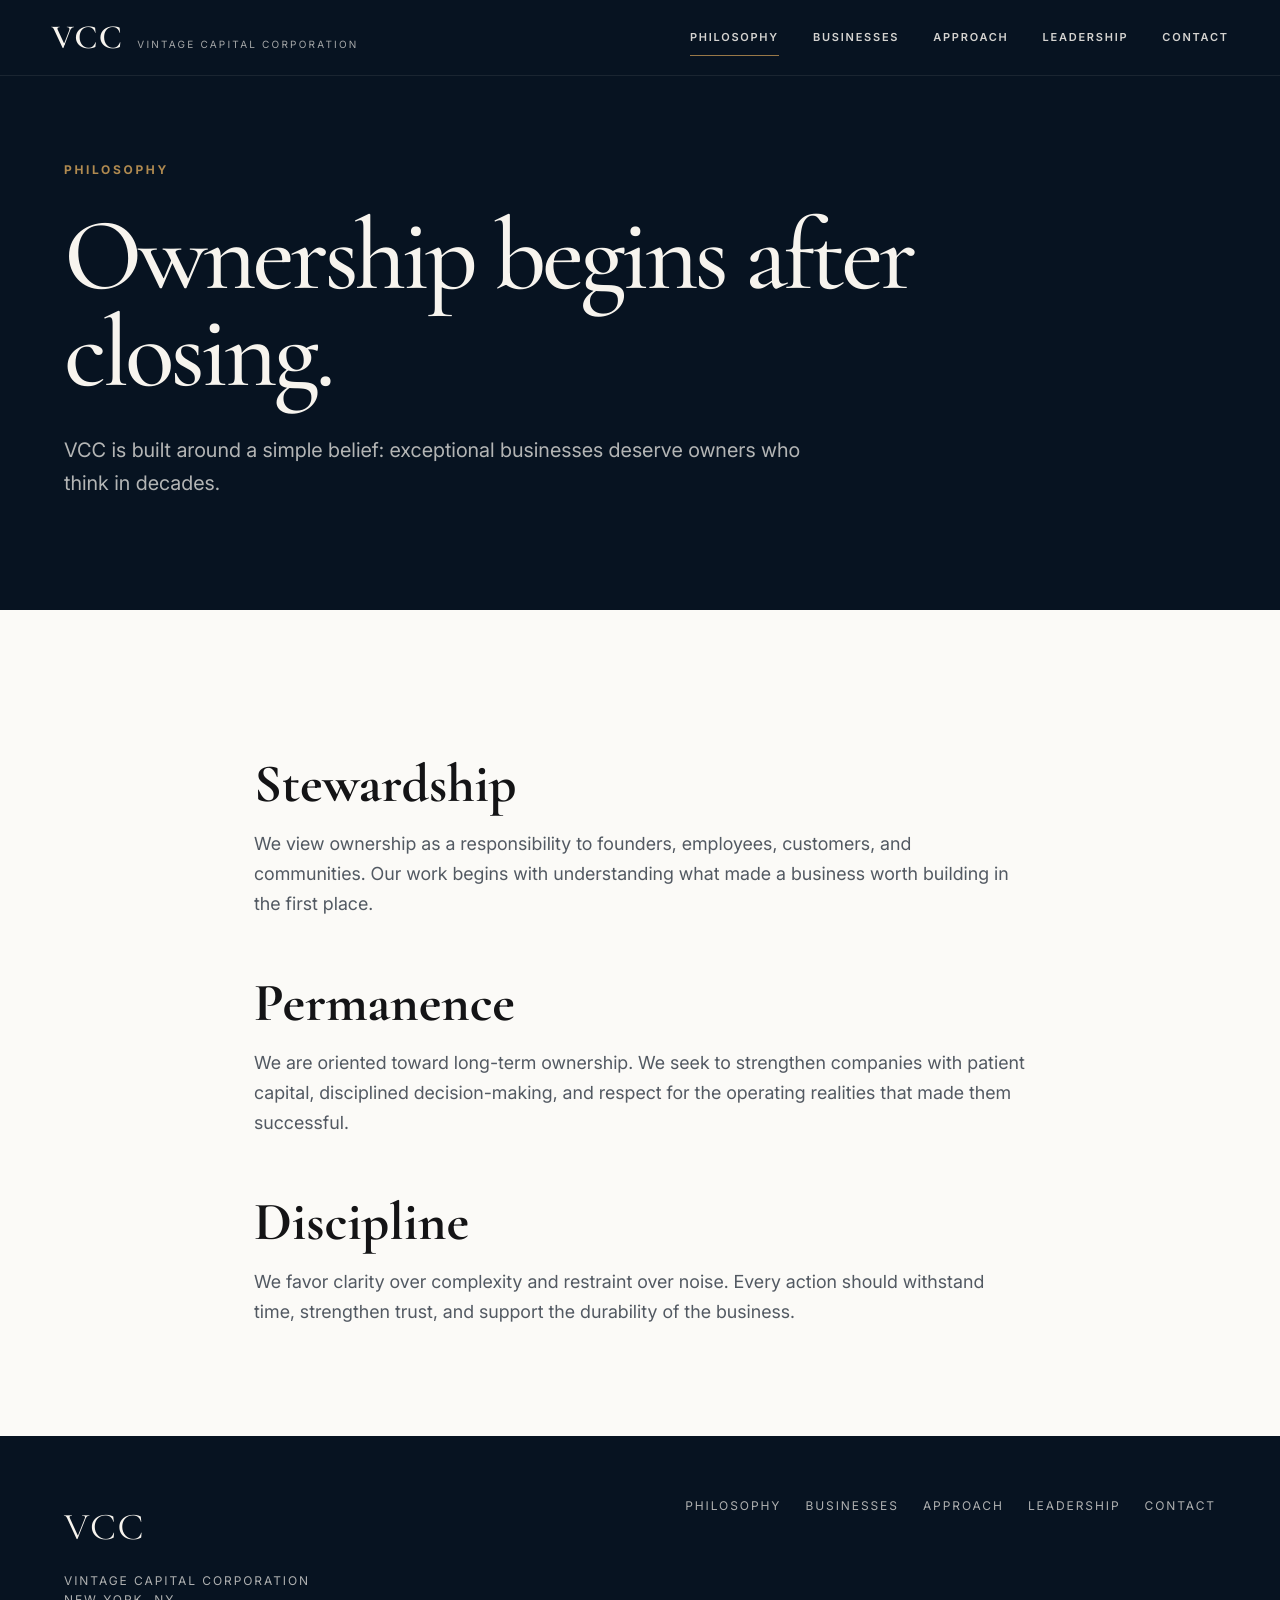
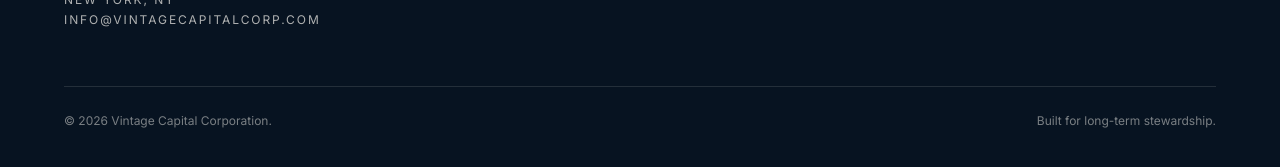
<file: philosophy.html>
<!doctype html><html lang="en"><head><meta charset="utf-8"><meta name="viewport" content="width=device-width,initial-scale=1"><title>Philosophy | VCC</title><meta name="description" content="VCC is built around a simple belief: exceptional businesses deserve owners who think in decades."><meta property="og:title" content="Philosophy | VCC"><meta property="og:description" content="VCC is built around a simple belief: exceptional businesses deserve owners who think in decades."><meta property="og:image" content="assets/logos/vcc-social-preview.svg"><link rel="icon" href="assets/logos/favicon.svg"><link rel="stylesheet" href="styles.css"></head><body><header class="site-header"><a class="brand" href="index.html"><span class="brand-mark">VCC</span><span class="brand-sub">Vintage Capital Corporation</span></a><nav class="nav"><a class="active" href="philosophy.html">Philosophy</a><a class="" href="businesses.html">Businesses</a><a class="" href="approach.html">Approach</a><a class="" href="leadership.html">Leadership</a><a class="" href="contact.html">Contact</a></nav><button class="menu-toggle" aria-label="Open menu">☰</button></header><nav class="mobile-nav"><a class="active" href="philosophy.html">Philosophy</a><a class="" href="businesses.html">Businesses</a><a class="" href="approach.html">Approach</a><a class="" href="leadership.html">Leadership</a><a class="" href="contact.html">Contact</a></nav><main><section class="page-hero"><div class="inner reveal"><span class="section-label">Philosophy</span><h1>Ownership begins after closing.</h1><p>VCC is built around a simple belief: exceptional businesses deserve owners who think in decades.</p></div></section><section class="text-page reveal"><h2>Stewardship</h2><p>We view ownership as a responsibility to founders, employees, customers, and communities. Our work begins with understanding what made a business worth building in the first place.</p><h2>Permanence</h2><p>We are oriented toward long-term ownership. We seek to strengthen companies with patient capital, disciplined decision-making, and respect for the operating realities that made them successful.</p><h2>Discipline</h2><p>We favor clarity over complexity and restraint over noise. Every action should withstand time, strengthen trust, and support the durability of the business.</p></section></main><footer class="site-footer"><div class="footer-grid"><div><div class="footer-brand">VCC</div><p class="footer-meta">Vintage Capital Corporation<br>New York, NY<br><a href="mailto:info@vintagecapitalcorp.com">info@vintagecapitalcorp.com</a></p></div><div class="footer-links"><a href="philosophy.html">Philosophy</a><a href="businesses.html">Businesses</a><a href="approach.html">Approach</a><a href="leadership.html">Leadership</a><a href="contact.html">Contact</a></div></div><div class="footer-bottom"><span>© 2026 Vintage Capital Corporation.</span><span>Built for long-term stewardship.</span></div></footer><script src="script.js"></script></body></html>
</file>
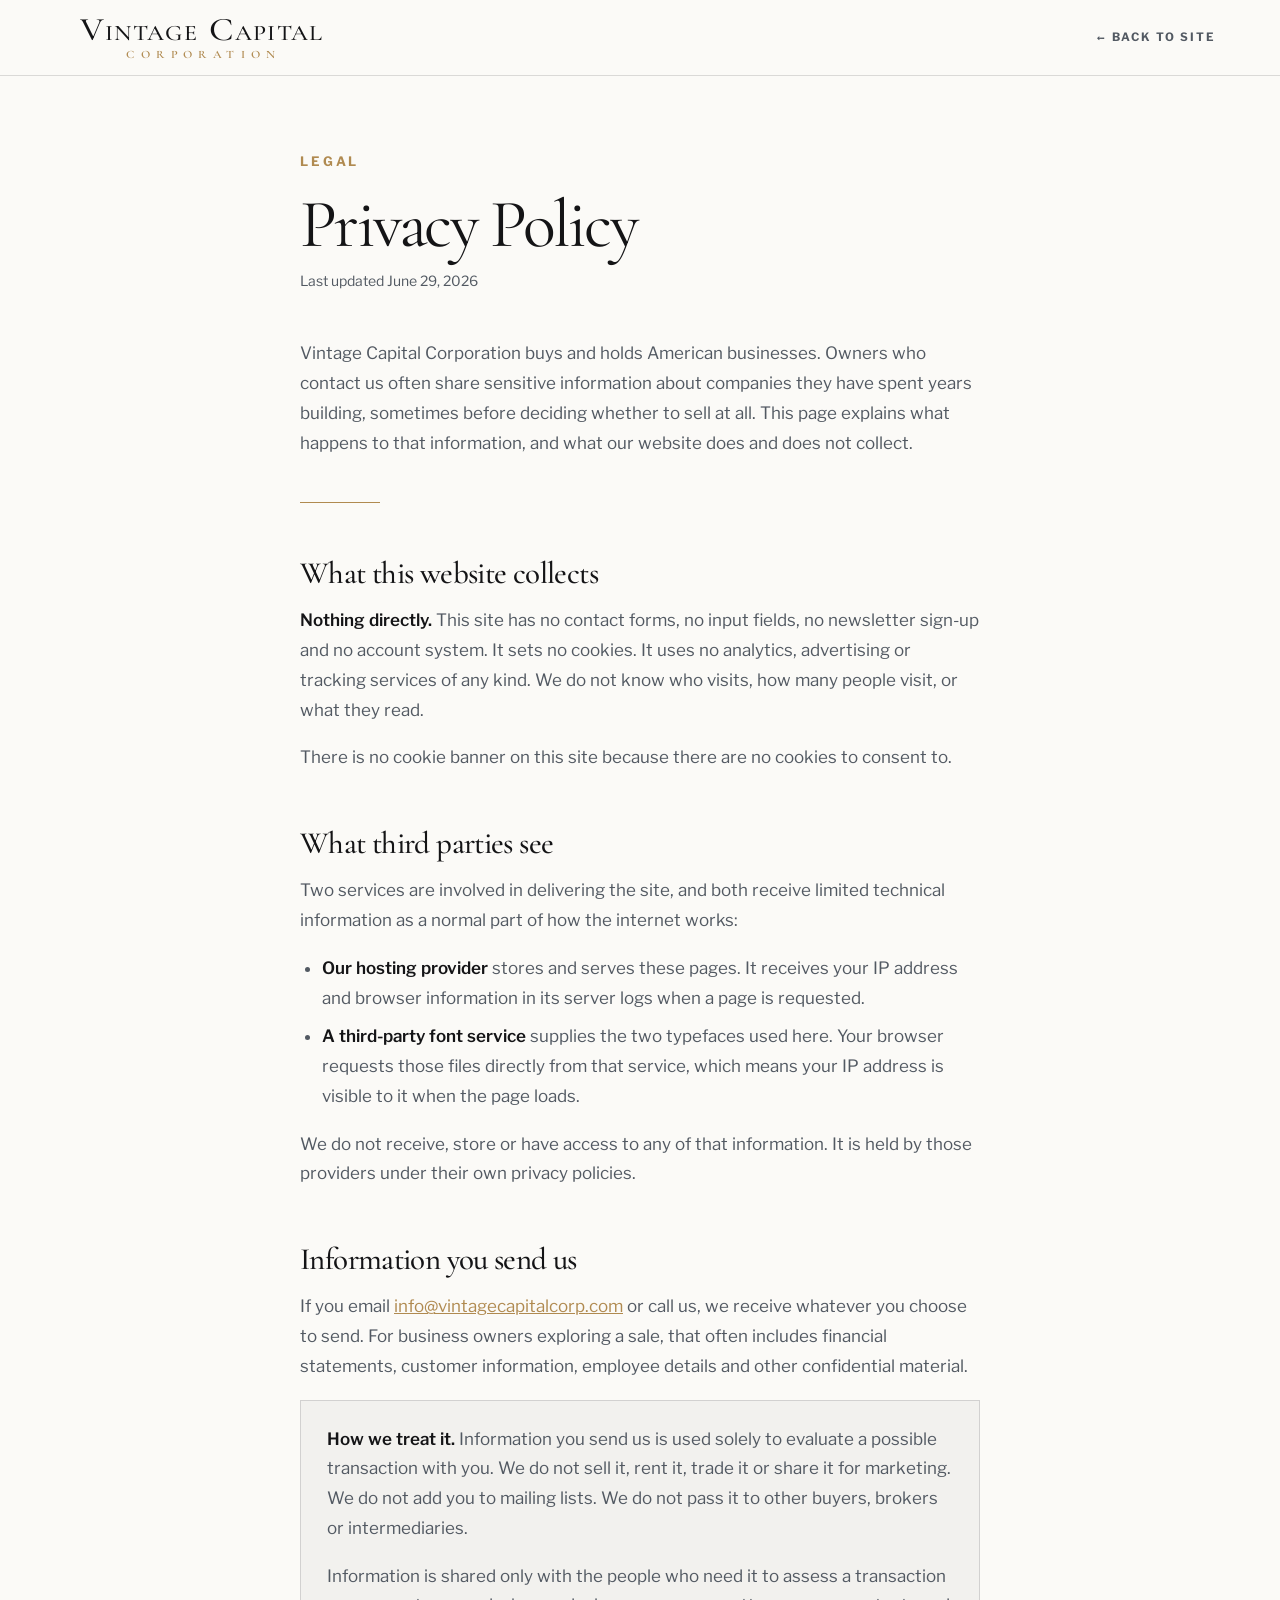
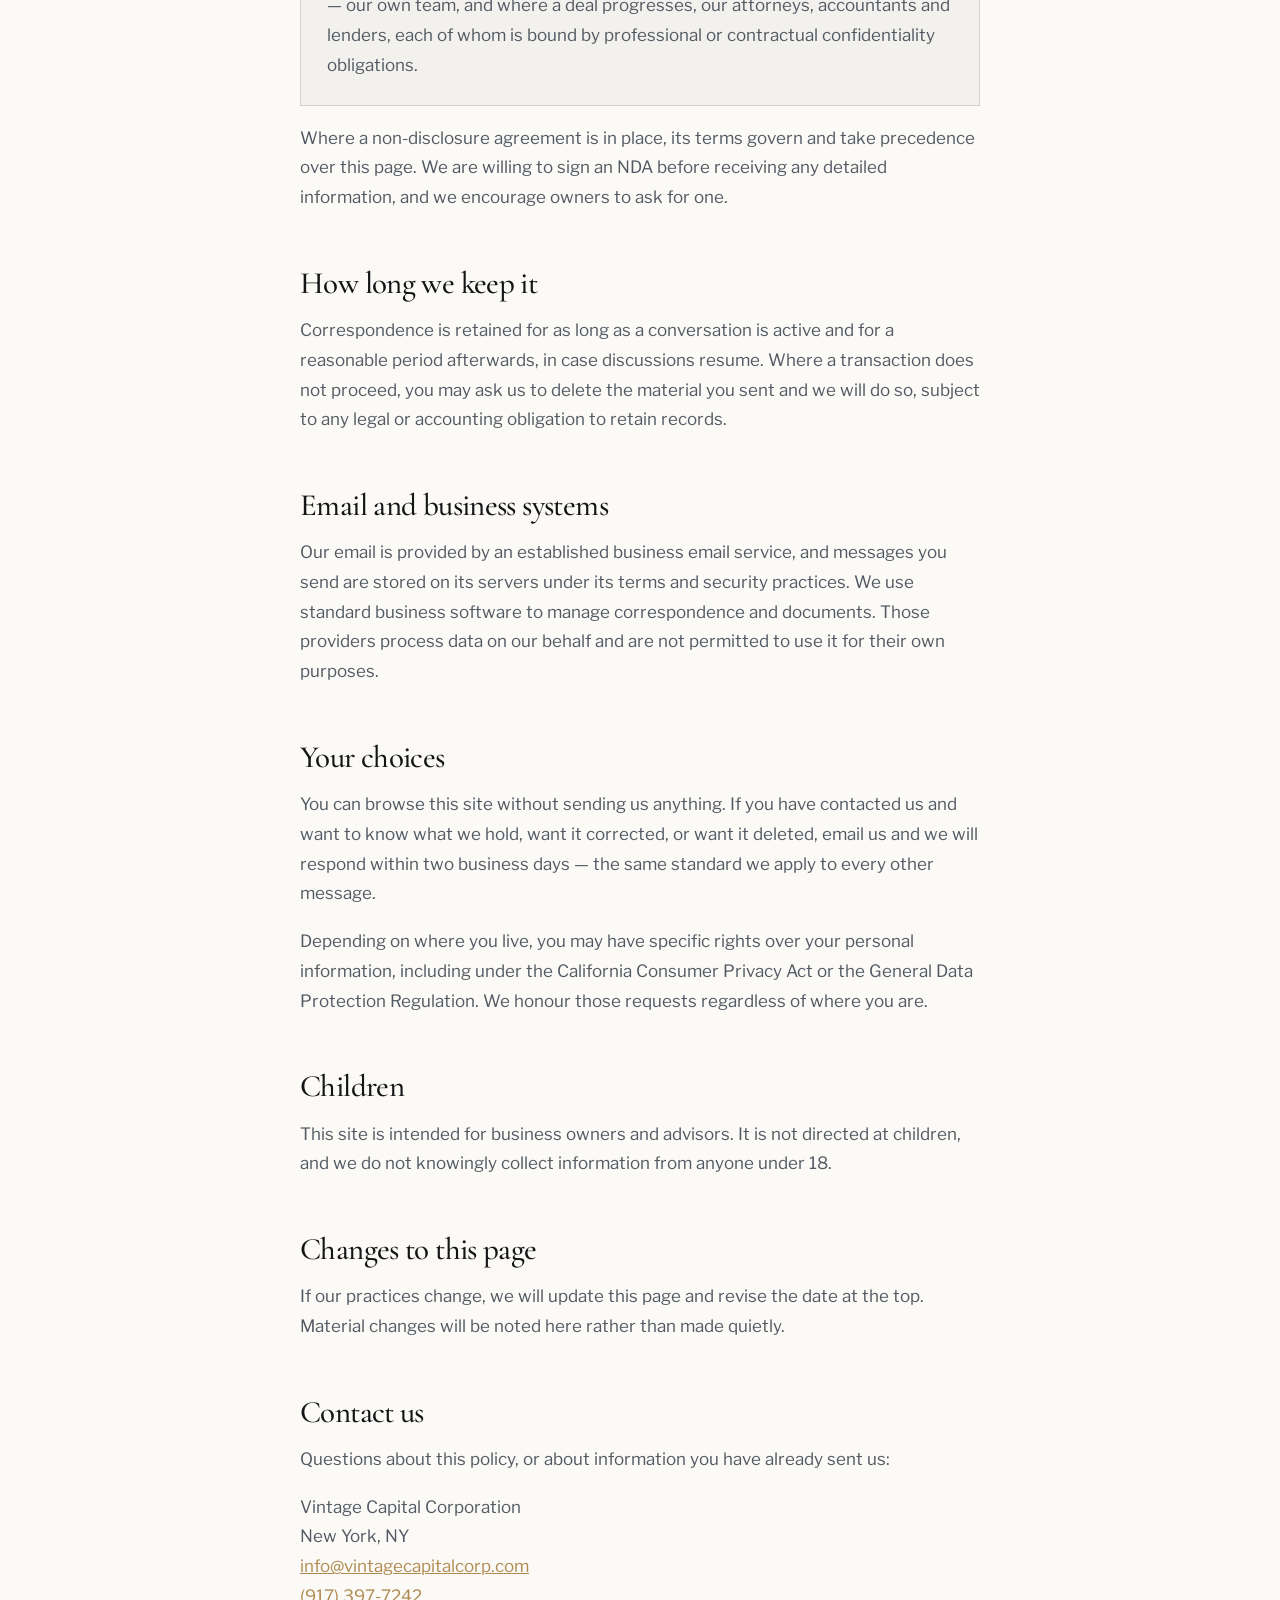
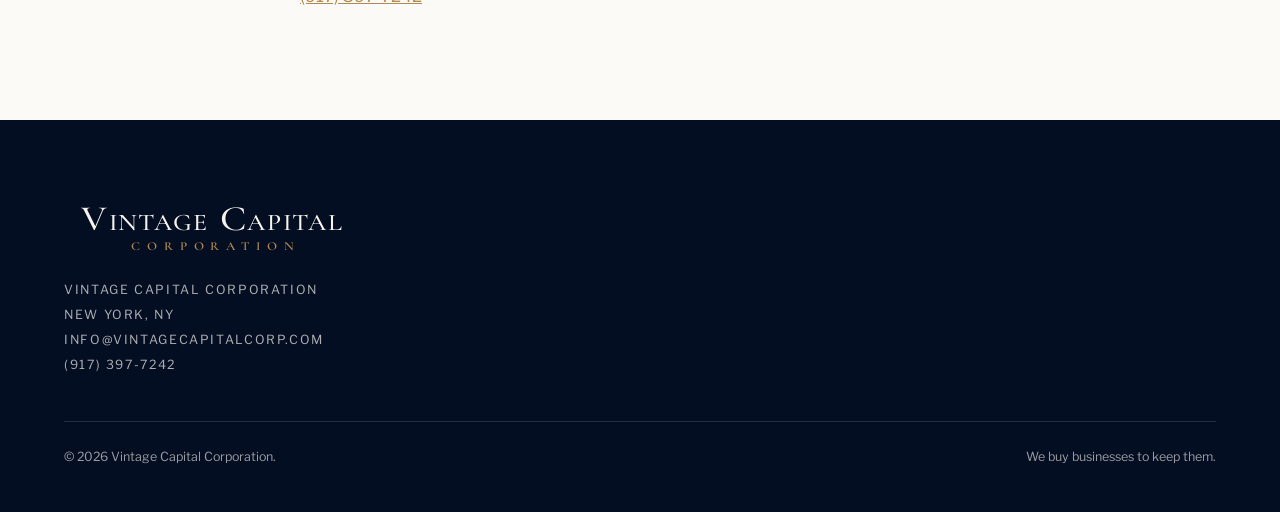
<file: privacy.html>
<!doctype html>
<html lang="en">
<head>
<meta charset="utf-8">
<meta name="viewport" content="width=device-width, initial-scale=1">
<title>Privacy Policy — Vintage Capital Corporation</title>
<link rel="icon" href="favicon.svg" type="image/svg+xml">
<link rel="icon" href="favicon-32.png" sizes="32x32" type="image/png">
<link rel="apple-touch-icon" href="apple-touch-icon.png">
<meta name="theme-color" content="#040E22">
<meta name="description" content="How Vintage Capital Corporation handles information on its website and in conversations with business owners.">
<meta name="robots" content="index, follow">
<link rel="preconnect" href="https://fonts.googleapis.com">
<link rel="preconnect" href="https://fonts.gstatic.com" crossorigin>
<link href="https://fonts.googleapis.com/css2?family=Cormorant+Garamond:wght@400;500;600&family=Libre+Franklin:wght@400;500;600;700&display=swap" rel="stylesheet">
<style>
@font-face{font-family:'Serif stand-in';src:local('Times New Roman'),local('Times'),local('Liberation Serif');
  size-adjust:107%;ascent-override:90%;descent-override:22%;line-gap-override:0%}
@font-face{font-family:'Sans stand-in';src:local('Arial'),local('Helvetica Neue'),local('Liberation Sans');
  size-adjust:98%;ascent-override:95%;descent-override:24%;line-gap-override:0%}
:root{
  --navy:#040E22; --ivory:#f7f4ee; --paper:#fbfaf7; --ink:#141416;
  --muted:#525962; --bronze:#b08a50; --line2:rgba(20,20,22,.14);
  --serif:'Cormorant Garamond','Serif stand-in',Georgia,serif;
  --sans:'Libre Franklin','Sans stand-in',system-ui,-apple-system,sans-serif;
  --max:1440px;
}
*{box-sizing:border-box}
html{scroll-behavior:smooth}
body{margin:0;background:var(--paper);color:var(--ink);font-family:var(--sans);
  font-size:17px;line-height:1.75;-webkit-font-smoothing:antialiased}

.site-header{position:fixed;top:0;left:0;right:0;z-index:50;height:76px;
  display:flex;align-items:center;background:rgba(251,250,247,.94);
  backdrop-filter:blur(16px);border-bottom:1px solid var(--line2)}
.head-in{width:100%;max-width:var(--max);margin:0 auto;padding:0 clamp(22px,5vw,90px);
  display:flex;align-items:center;justify-content:space-between;gap:20px}
.logo{height:50px;width:auto;display:block;font-family:var(--serif)}
.lg-main{fill:var(--ink)} .lg-sub{fill:var(--bronze)}
.back{font-size:11.5px;font-weight:700;letter-spacing:.17em;text-transform:uppercase;
  color:var(--muted);text-decoration:none;white-space:nowrap}
.back:hover{color:var(--bronze)}

main{max-width:760px;margin:0 auto;padding:150px clamp(22px,5vw,40px) 90px}
.label{display:block;font-size:13px;text-transform:uppercase;letter-spacing:.22em;
  font-weight:700;color:var(--bronze);margin-bottom:18px}
h1{font-family:var(--serif);font-weight:400;font-size:clamp(40px,6vw,68px);
  line-height:1;letter-spacing:-.04em;margin:0 0 10px}
.updated{font-size:14px;color:var(--muted);margin:0 0 46px}
h2{font-family:var(--serif);font-weight:500;font-size:clamp(25px,2.6vw,31px);
  line-height:1.2;letter-spacing:-.02em;margin:52px 0 14px}
p{margin:0 0 18px;color:var(--muted)}
ul{margin:0 0 18px;padding-left:22px;color:var(--muted)}
li{margin-bottom:9px}
strong{color:var(--ink);font-weight:600}
a{color:var(--bronze)}
.rule{height:1px;background:var(--bronze);width:80px;margin:44px 0}
.note{background:rgba(20,20,22,.035);border:1px solid var(--line2);
  padding:24px 26px;margin:0 0 18px}
.note p:last-child{margin-bottom:0}

.site-footer{background:var(--navy);color:var(--ivory);
  padding:clamp(56px,9vh,110px) clamp(22px,5vw,90px) 44px}
.footer-in{max-width:var(--max);margin:0 auto}
.footer-logo{height:54px}
.site-footer .lg-main{fill:var(--ivory)}
.footer-meta{font-size:12.5px;text-transform:uppercase;letter-spacing:.13em;
  color:rgba(247,244,238,.7);margin:22px 0 0;line-height:2}
.footer-meta a{color:rgba(247,244,238,.7);text-decoration:none}
.footer-meta a:hover{color:var(--bronze)}
.footer-bottom{max-width:var(--max);margin:44px auto 0;padding-top:24px;
  border-top:1px solid rgba(247,244,238,.14);display:flex;justify-content:space-between;
  gap:18px;flex-wrap:wrap;font-size:12.5px;color:rgba(247,244,238,.62)}
@media(max-width:640px){main{padding-top:126px}}
</style>
</head>
<body>

<header class="site-header">
  <div class="head-in">
    <a href="index.html" aria-label="Vintage Capital Corporation — home">
      <svg class="logo" viewBox="0 38 680 124" xmlns="http://www.w3.org/2000/svg" role="img" aria-label="Vintage Capital Corporation">
        <g transform="translate(340 0) scale(1.08 1) translate(-340 0)">
          <text class="lg-main" x="340" y="104" text-anchor="middle" font-weight="500" letter-spacing="2.5"><tspan font-size="82">V</tspan><tspan font-size="55">INTAGE</tspan><tspan font-size="82" dx="24">C</tspan><tspan font-size="55">APITAL</tspan></text>
          <text class="lg-sub" x="347" y="150" text-anchor="middle" font-weight="600" font-size="28" letter-spacing="14">CORPORATION</text>
        </g>
      </svg>
    </a>
    <a class="back" href="index.html">&larr; Back to site</a>
  </div>
</header>

<main>
  <span class="label">Legal</span>
  <h1>Privacy Policy</h1>
  <p class="updated">Last updated June 29, 2026</p>

  <p>Vintage Capital Corporation buys and holds American businesses. Owners who contact us
  often share sensitive information about companies they have spent years building, sometimes
  before deciding whether to sell at all. This page explains what happens to that information,
  and what our website does and does not collect.</p>

  <div class="rule"></div>

  <h2>What this website collects</h2>
  <p><strong>Nothing directly.</strong> This site has no contact forms, no input fields, no
  newsletter sign-up and no account system. It sets no cookies. It uses no analytics,
  advertising or tracking services of any kind. We do not know who visits, how many people
  visit, or what they read.</p>
  <p>There is no cookie banner on this site because there are no cookies to consent to.</p>

  <h2>What third parties see</h2>
  <p>Two services are involved in delivering the site, and both receive limited technical
  information as a normal part of how the internet works:</p>
  <ul>
    <li><strong>Our hosting provider</strong> stores and serves these pages. It receives your
    IP address and browser information in its server logs when a page is requested.</li>
    <li><strong>A third-party font service</strong> supplies the two typefaces used here. Your
    browser requests those files directly from that service, which means your IP address is
    visible to it when the page loads.</li>
  </ul>
  <p>We do not receive, store or have access to any of that information. It is held by those
  providers under their own privacy policies.</p>

  <h2>Information you send us</h2>
  <p>If you email <a href="mailto:info@vintagecapitalcorp.com">info@vintagecapitalcorp.com</a>
  or call us, we receive whatever you choose to send. For business owners exploring a sale,
  that often includes financial statements, customer information, employee details and other
  confidential material.</p>

  <div class="note">
    <p><strong>How we treat it.</strong> Information you send us is used solely to evaluate a
    possible transaction with you. We do not sell it, rent it, trade it or share it for
    marketing. We do not add you to mailing lists. We do not pass it to other buyers,
    brokers or intermediaries.</p>
    <p>Information is shared only with the people who need it to assess a transaction &mdash;
    our own team, and where a deal progresses, our attorneys, accountants and lenders, each
    of whom is bound by professional or contractual confidentiality obligations.</p>
  </div>

  <p>Where a non-disclosure agreement is in place, its terms govern and take precedence over
  this page. We are willing to sign an NDA before receiving any detailed information, and we
  encourage owners to ask for one.</p>

  <h2>How long we keep it</h2>
  <p>Correspondence is retained for as long as a conversation is active and for a reasonable
  period afterwards, in case discussions resume. Where a transaction does not proceed, you may
  ask us to delete the material you sent and we will do so, subject to any legal or accounting
  obligation to retain records.</p>

  <h2>Email and business systems</h2>
  <p>Our email is provided by an established business email service, and messages you send are
  stored on its servers under its terms and security practices. We use standard business
  software to manage correspondence and documents. Those providers process data on our behalf
  and are not permitted to use it for their own purposes.</p>

  <h2>Your choices</h2>
  <p>You can browse this site without sending us anything. If you have contacted us and want
  to know what we hold, want it corrected, or want it deleted, email us and we will respond
  within two business days &mdash; the same standard we apply to every other message.</p>
  <p>Depending on where you live, you may have specific rights over your personal information,
  including under the California Consumer Privacy Act or the General Data Protection
  Regulation. We honour those requests regardless of where you are.</p>

  <h2>Children</h2>
  <p>This site is intended for business owners and advisors. It is not directed at children,
  and we do not knowingly collect information from anyone under 18.</p>

  <h2>Changes to this page</h2>
  <p>If our practices change, we will update this page and revise the date at the top. Material
  changes will be noted here rather than made quietly.</p>

  <h2>Contact us</h2>
  <p>Questions about this policy, or about information you have already sent us:</p>
  <p>Vintage Capital Corporation<br>
  New York, NY<br>
  <a href="mailto:info@vintagecapitalcorp.com">info@vintagecapitalcorp.com</a><br>
  <a href="tel:+19173977242">(917) 397-7242</a></p>
</main>

<footer class="site-footer">
  <div class="footer-in">
    <svg class="logo footer-logo" viewBox="0 38 680 124" xmlns="http://www.w3.org/2000/svg" role="img" aria-label="Vintage Capital Corporation">
      <g transform="translate(340 0) scale(1.08 1) translate(-340 0)">
        <text class="lg-main" x="340" y="104" text-anchor="middle" font-weight="500" letter-spacing="2.5"><tspan font-size="82">V</tspan><tspan font-size="55">INTAGE</tspan><tspan font-size="82" dx="24">C</tspan><tspan font-size="55">APITAL</tspan></text>
        <text class="lg-sub" x="347" y="150" text-anchor="middle" font-weight="600" font-size="28" letter-spacing="14">CORPORATION</text>
      </g>
    </svg>
    <p class="footer-meta">Vintage Capital Corporation<br>New York, NY<br>
      <a href="mailto:info@vintagecapitalcorp.com">info@vintagecapitalcorp.com</a><br>
      <a href="tel:+19173977242">(917) 397-7242</a></p>
  </div>
  <div class="footer-bottom">
    <span>&copy; 2026 Vintage Capital Corporation.</span>
    <span>We buy businesses to keep them.</span>
  </div>
</footer>

</body>
</html>
</file>
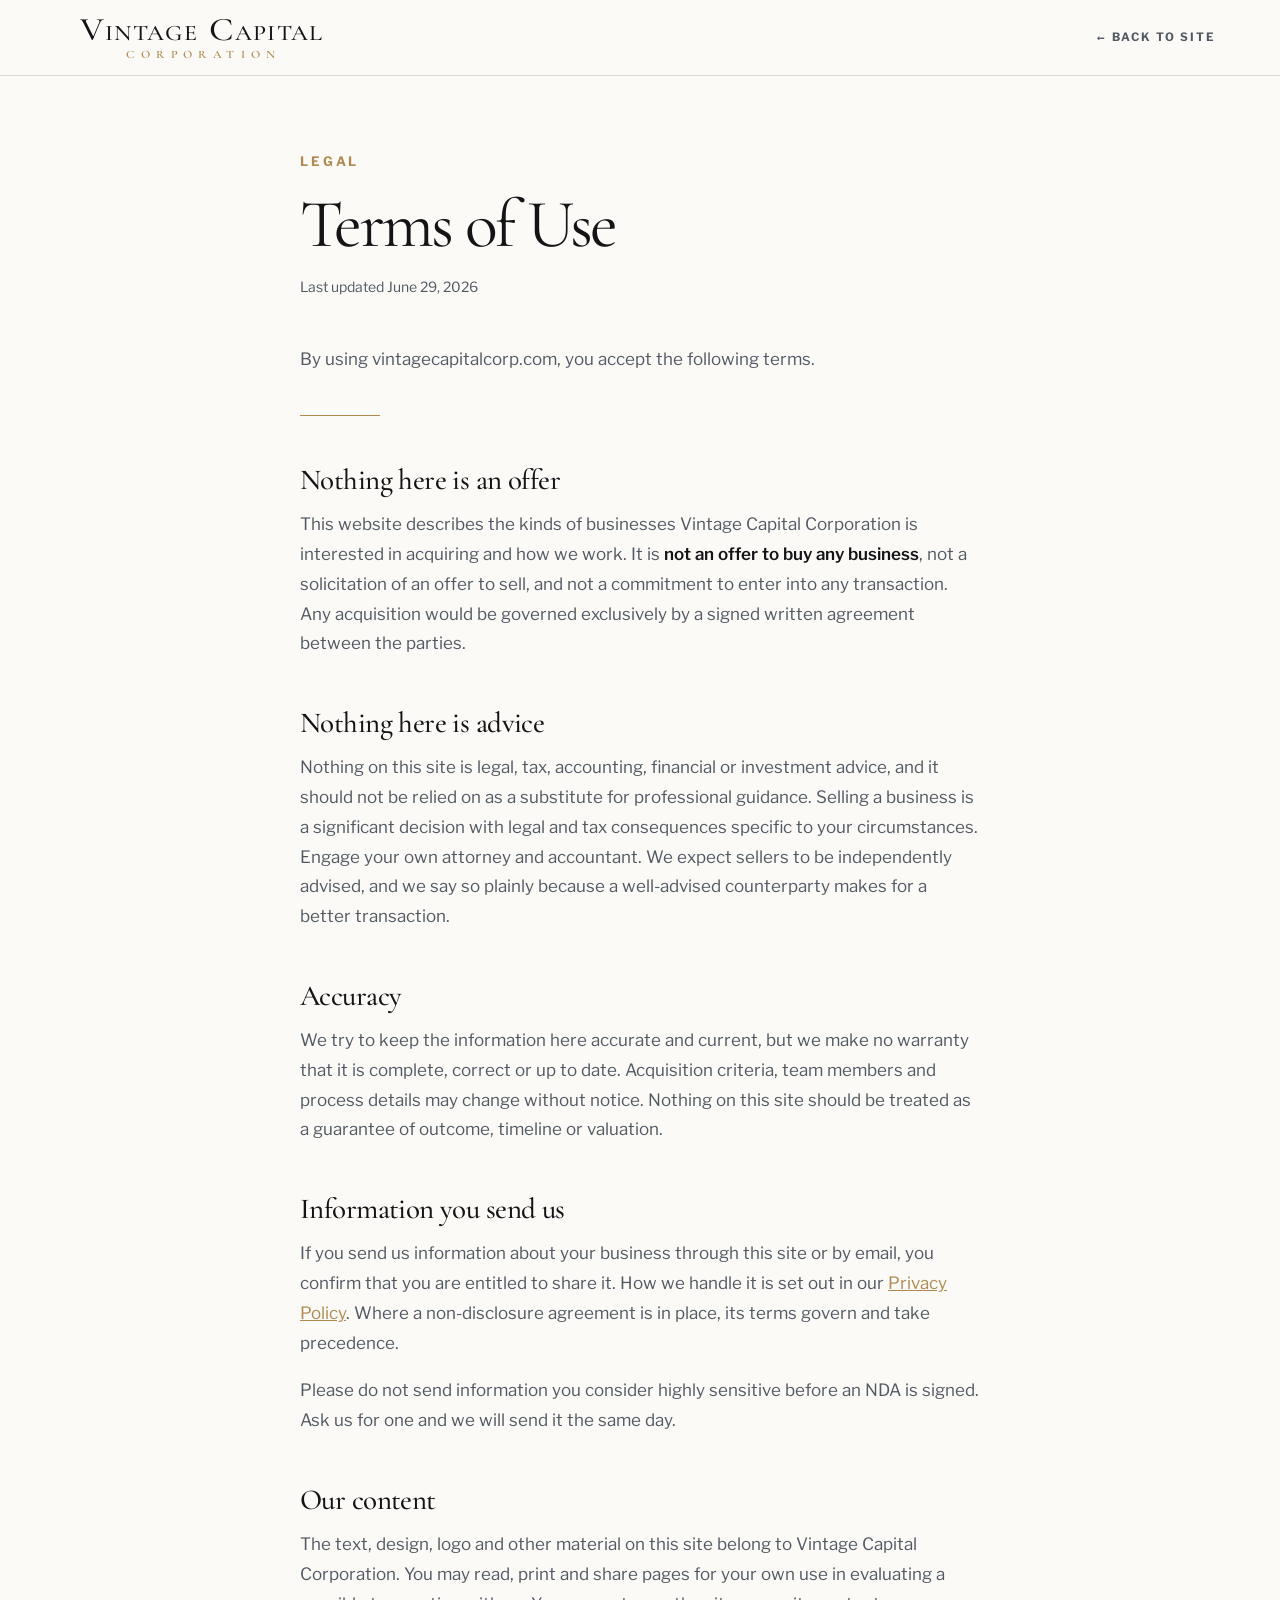
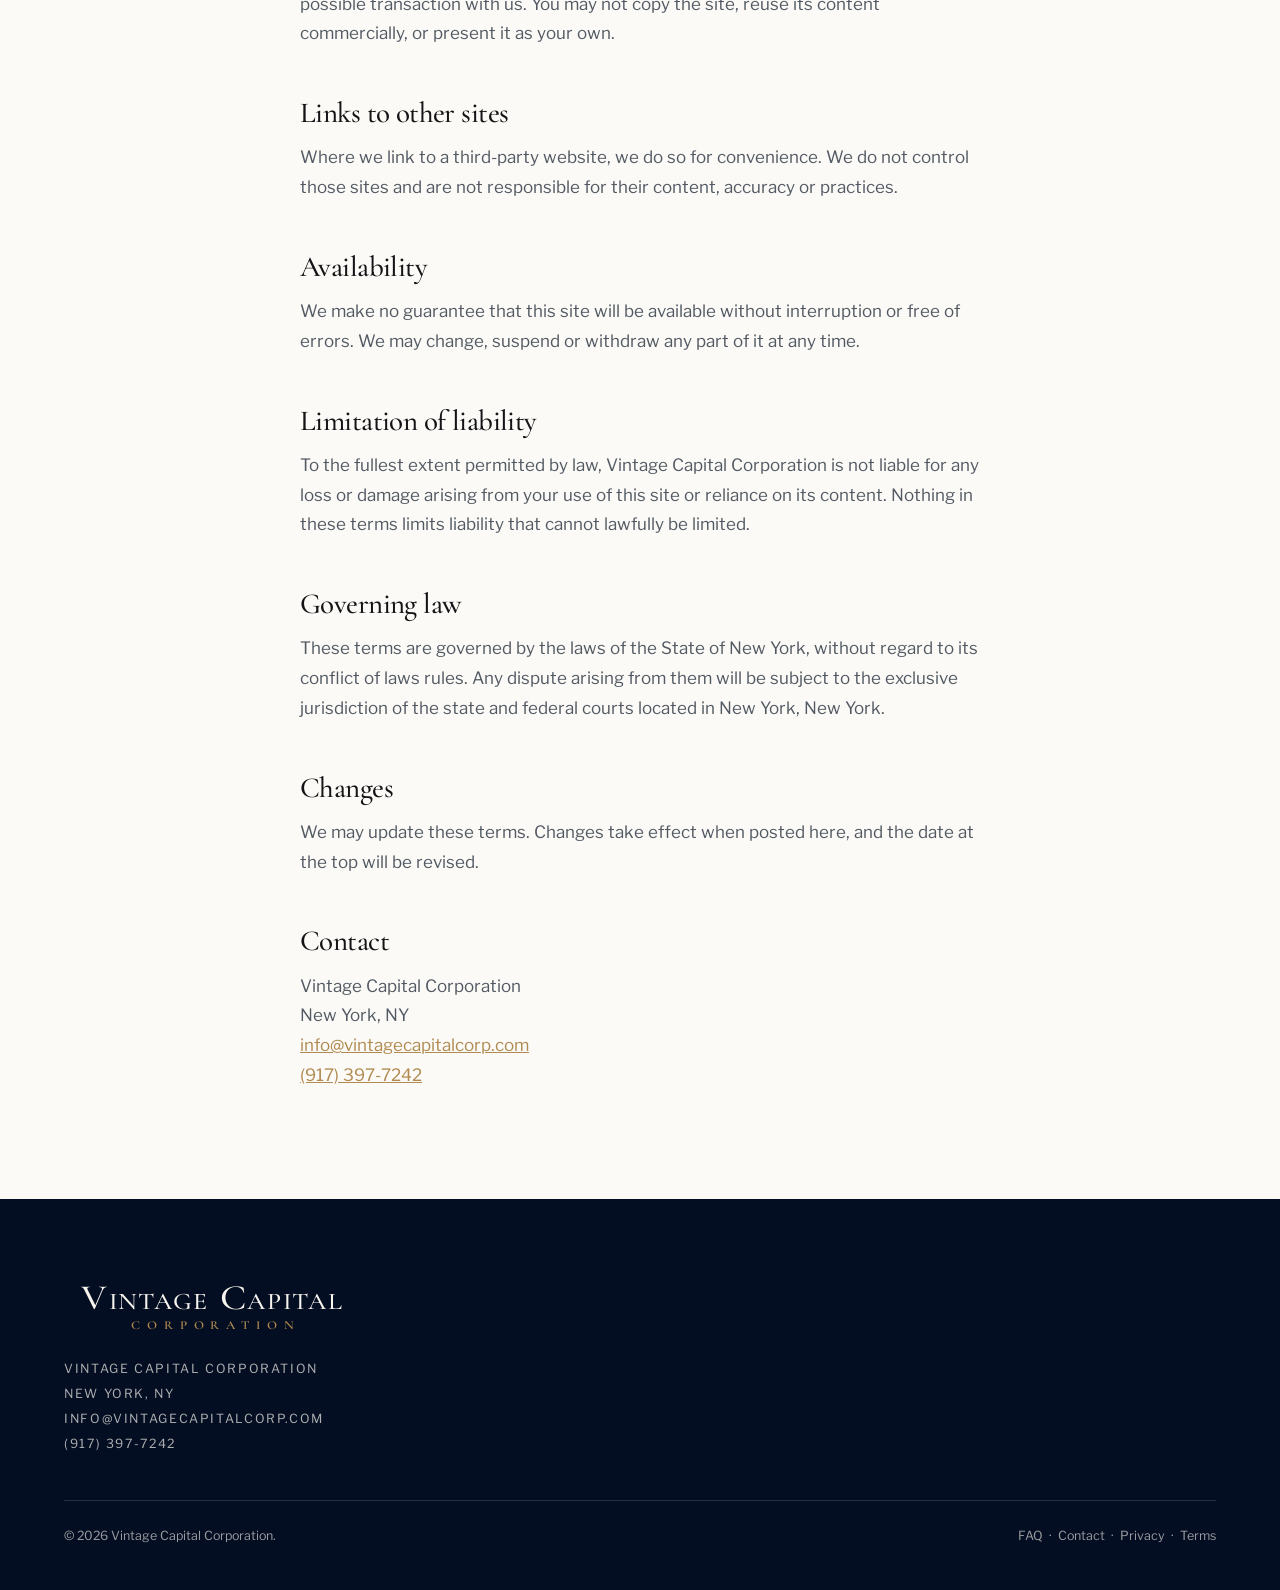
<file: terms.html>
<!doctype html>
<html lang="en">
<head>
<meta charset="utf-8">
<meta name="viewport" content="width=device-width, initial-scale=1">
<title>Terms of Use — Vintage Capital Corporation</title>
<link rel="icon" href="favicon.svg" type="image/svg+xml">
<link rel="icon" href="favicon-32.png" sizes="32x32" type="image/png">
<link rel="apple-touch-icon" href="apple-touch-icon.png">
<meta name="theme-color" content="#040E22">
<meta name="description" content="Terms governing use of the Vintage Capital Corporation website.">
<link rel="preconnect" href="https://fonts.googleapis.com">
<link rel="preconnect" href="https://fonts.gstatic.com" crossorigin>
<link href="https://fonts.googleapis.com/css2?family=Cormorant+Garamond:wght@400;500;600&family=Libre+Franklin:wght@400;500;600;700&display=swap" rel="stylesheet">
<style>
@font-face{font-family:'Serif stand-in';src:local('Times New Roman'),local('Times'),local('Liberation Serif');
  size-adjust:107%;ascent-override:90%;descent-override:22%;line-gap-override:0%}
@font-face{font-family:'Sans stand-in';src:local('Arial'),local('Helvetica Neue'),local('Liberation Sans');
  size-adjust:98%;ascent-override:95%;descent-override:24%;line-gap-override:0%}
:root{
  --navy:#040E22; --ivory:#f7f4ee; --paper:#fbfaf7; --ink:#141416;
  --muted:#525962; --bronze:#b08a50; --line2:rgba(20,20,22,.14);
  --serif:'Cormorant Garamond','Serif stand-in',Georgia,serif;
  --sans:'Libre Franklin','Sans stand-in',system-ui,-apple-system,sans-serif;
  --max:1440px;
}
*{box-sizing:border-box}
html{scroll-behavior:smooth}
body{margin:0;background:var(--paper);color:var(--ink);font-family:var(--sans);
  font-size:17px;line-height:1.75;-webkit-font-smoothing:antialiased}

.site-header{position:fixed;top:0;left:0;right:0;z-index:50;height:76px;
  display:flex;align-items:center;background:rgba(251,250,247,.94);
  backdrop-filter:blur(16px);border-bottom:1px solid var(--line2)}
.head-in{width:100%;max-width:var(--max);margin:0 auto;padding:0 clamp(22px,5vw,90px);
  display:flex;align-items:center;justify-content:space-between;gap:20px}
.logo{height:50px;width:auto;display:block;font-family:var(--serif)}
.lg-main{fill:var(--ink)} .lg-sub{fill:var(--bronze)}
.back{font-size:11.5px;font-weight:700;letter-spacing:.17em;text-transform:uppercase;
  color:var(--muted);text-decoration:none;white-space:nowrap}
.back:hover{color:var(--bronze)}

main{max-width:760px;margin:0 auto;padding:150px clamp(22px,5vw,40px) 90px}
.label{display:block;font-size:13px;text-transform:uppercase;letter-spacing:.22em;
  font-weight:700;color:var(--bronze);margin-bottom:18px}
h1{font-family:var(--serif);font-weight:400;font-size:clamp(40px,6vw,68px);
  line-height:1;letter-spacing:-.04em;margin:0 0 16px}
.standfirst{font-size:19px;line-height:1.7;color:var(--muted);margin:0 0 12px;max-width:60ch}
.updated{font-size:14px;color:var(--muted);margin:0 0 46px}
h2{font-family:var(--serif);font-weight:500;font-size:clamp(24px,2.4vw,29px);
  line-height:1.25;letter-spacing:-.02em;margin:46px 0 12px}
p{margin:0 0 18px;color:var(--muted)}
ul{margin:0 0 18px;padding-left:22px;color:var(--muted)}
li{margin-bottom:9px}
strong{color:var(--ink);font-weight:600}
a{color:var(--bronze)}
.rule{height:1px;background:var(--bronze);width:80px;margin:40px 0}
.note{background:rgba(20,20,22,.035);border:1px solid var(--line2);
  padding:24px 26px;margin:0 0 18px}
.note p:last-child{margin-bottom:0}

.site-footer{background:var(--navy);color:var(--ivory);
  padding:clamp(56px,9vh,110px) clamp(22px,5vw,90px) 44px}
.footer-in{max-width:var(--max);margin:0 auto}
.footer-logo{height:54px}
.site-footer .lg-main{fill:var(--ivory)}
.footer-meta{font-size:12.5px;text-transform:uppercase;letter-spacing:.13em;
  color:rgba(247,244,238,.7);margin:22px 0 0;line-height:2}
.footer-meta a{color:rgba(247,244,238,.7);text-decoration:none}
.footer-meta a:hover{color:var(--bronze)}
.footer-bottom{max-width:var(--max);margin:44px auto 0;padding-top:24px;
  border-top:1px solid rgba(247,244,238,.14);display:flex;justify-content:space-between;
  gap:18px;flex-wrap:wrap;font-size:12.5px;color:rgba(247,244,238,.62)}
.footer-bottom a{color:rgba(247,244,238,.62);text-decoration:none}
.footer-bottom a:hover{color:var(--bronze)}
@media(max-width:640px){main{padding-top:126px}}

</style>
</head>
<body>

<header class="site-header">
  <div class="head-in">
    <a href="index.html" aria-label="Vintage Capital Corporation — home">
      <svg class="logo" viewBox="0 38 680 124" xmlns="http://www.w3.org/2000/svg" role="img" aria-label="Vintage Capital Corporation">
        <g transform="translate(340 0) scale(1.08 1) translate(-340 0)">
          <text class="lg-main" x="340" y="104" text-anchor="middle" font-weight="500" letter-spacing="2.5"><tspan font-size="82">V</tspan><tspan font-size="55">INTAGE</tspan><tspan font-size="82" dx="24">C</tspan><tspan font-size="55">APITAL</tspan></text>
          <text class="lg-sub" x="347" y="150" text-anchor="middle" font-weight="600" font-size="28" letter-spacing="14">CORPORATION</text>
        </g>
      </svg>
    </a>
    <a class="back" href="index.html">&larr; Back to site</a>
  </div>
</header>

<main>
<span class="label">Legal</span>
<h1>Terms of Use</h1>
<p class="updated">Last updated June 29, 2026</p>

<p>By using vintagecapitalcorp.com, you accept the following terms.</p>

<div class="rule"></div>

<h2>Nothing here is an offer</h2>
<p>This website describes the kinds of businesses Vintage Capital Corporation is interested in
acquiring and how we work. It is <strong>not an offer to buy any business</strong>, not a
solicitation of an offer to sell, and not a commitment to enter into any transaction. Any
acquisition would be governed exclusively by a signed written agreement between the parties.</p>

<h2>Nothing here is advice</h2>
<p>Nothing on this site is legal, tax, accounting, financial or investment advice, and it should
not be relied on as a substitute for professional guidance. Selling a business is a significant
decision with legal and tax consequences specific to your circumstances. Engage your own
attorney and accountant. We expect sellers to be independently advised, and we say so plainly
because a well-advised counterparty makes for a better transaction.</p>

<h2>Accuracy</h2>
<p>We try to keep the information here accurate and current, but we make no warranty that it is
complete, correct or up to date. Acquisition criteria, team members and process details may
change without notice. Nothing on this site should be treated as a guarantee of outcome,
timeline or valuation.</p>

<h2>Information you send us</h2>
<p>If you send us information about your business through this site or by email, you confirm that
you are entitled to share it. How we handle it is set out in our
<a href="privacy.html">Privacy Policy</a>. Where a non-disclosure agreement is in place, its terms
govern and take precedence.</p>
<p>Please do not send information you consider highly sensitive before an NDA is signed. Ask us
for one and we will send it the same day.</p>

<h2>Our content</h2>
<p>The text, design, logo and other material on this site belong to Vintage Capital Corporation.
You may read, print and share pages for your own use in evaluating a possible transaction with
us. You may not copy the site, reuse its content commercially, or present it as your own.</p>

<h2>Links to other sites</h2>
<p>Where we link to a third-party website, we do so for convenience. We do not control those
sites and are not responsible for their content, accuracy or practices.</p>

<h2>Availability</h2>
<p>We make no guarantee that this site will be available without interruption or free of errors.
We may change, suspend or withdraw any part of it at any time.</p>

<h2>Limitation of liability</h2>
<p>To the fullest extent permitted by law, Vintage Capital Corporation is not liable for any loss
or damage arising from your use of this site or reliance on its content. Nothing in these terms
limits liability that cannot lawfully be limited.</p>

<h2>Governing law</h2>
<p>These terms are governed by the laws of the State of New York, without regard to its conflict
of laws rules. Any dispute arising from them will be subject to the exclusive jurisdiction of the
state and federal courts located in New York, New York.</p>

<h2>Changes</h2>
<p>We may update these terms. Changes take effect when posted here, and the date at the top will
be revised.</p>

<h2>Contact</h2>
<p>Vintage Capital Corporation<br>
New York, NY<br>
<a href="mailto:info@vintagecapitalcorp.com">info@vintagecapitalcorp.com</a><br>
<a href="tel:+19173977242">(917) 397-7242</a></p>
</main>

<footer class="site-footer">
  <div class="footer-in">
    <svg class="logo footer-logo" viewBox="0 38 680 124" xmlns="http://www.w3.org/2000/svg" role="img" aria-label="Vintage Capital Corporation">
      <g transform="translate(340 0) scale(1.08 1) translate(-340 0)">
        <text class="lg-main" x="340" y="104" text-anchor="middle" font-weight="500" letter-spacing="2.5"><tspan font-size="82">V</tspan><tspan font-size="55">INTAGE</tspan><tspan font-size="82" dx="24">C</tspan><tspan font-size="55">APITAL</tspan></text>
        <text class="lg-sub" x="347" y="150" text-anchor="middle" font-weight="600" font-size="28" letter-spacing="14">CORPORATION</text>
      </g>
    </svg>
    <p class="footer-meta">Vintage Capital Corporation<br>New York, NY<br>
      <a href="mailto:info@vintagecapitalcorp.com">info@vintagecapitalcorp.com</a><br>
      <a href="tel:+19173977242">(917) 397-7242</a></p>
  </div>
  <div class="footer-bottom">
    <span>&copy; 2026 Vintage Capital Corporation.</span>
    <span><a href="faq.html">FAQ</a> &nbsp;·&nbsp; <a href="contact.html">Contact</a>
      &nbsp;·&nbsp; <a href="privacy.html">Privacy</a> &nbsp;·&nbsp; <a href="terms.html">Terms</a></span>
  </div>
</footer>

</body>
</html>
</file>
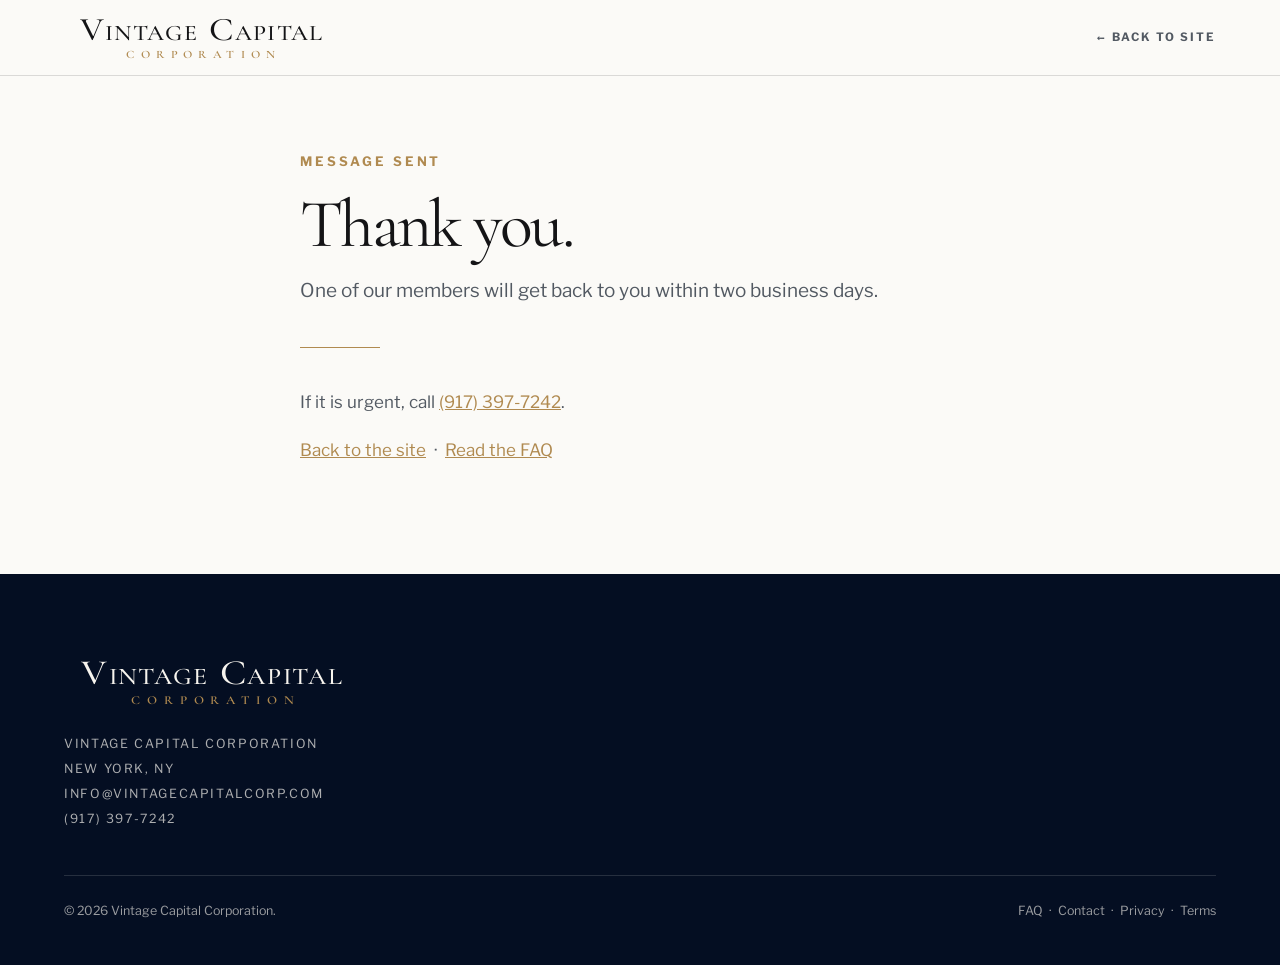
<file: thank-you.html>
<!doctype html>
<html lang="en">
<head>
<meta charset="utf-8">
<meta name="viewport" content="width=device-width, initial-scale=1">
<title>Thank you — Vintage Capital Corporation</title>
<link rel="icon" href="favicon.svg" type="image/svg+xml">
<link rel="icon" href="favicon-32.png" sizes="32x32" type="image/png">
<link rel="apple-touch-icon" href="apple-touch-icon.png">
<meta name="theme-color" content="#040E22">
<meta name="description" content="Your message has been received by Vintage Capital Corporation.">
<link rel="preconnect" href="https://fonts.googleapis.com">
<link rel="preconnect" href="https://fonts.gstatic.com" crossorigin>
<link href="https://fonts.googleapis.com/css2?family=Cormorant+Garamond:wght@400;500;600&family=Libre+Franklin:wght@400;500;600;700&display=swap" rel="stylesheet">
<style>
@font-face{font-family:'Serif stand-in';src:local('Times New Roman'),local('Times'),local('Liberation Serif');
  size-adjust:107%;ascent-override:90%;descent-override:22%;line-gap-override:0%}
@font-face{font-family:'Sans stand-in';src:local('Arial'),local('Helvetica Neue'),local('Liberation Sans');
  size-adjust:98%;ascent-override:95%;descent-override:24%;line-gap-override:0%}
:root{
  --navy:#040E22; --ivory:#f7f4ee; --paper:#fbfaf7; --ink:#141416;
  --muted:#525962; --bronze:#b08a50; --line2:rgba(20,20,22,.14);
  --serif:'Cormorant Garamond','Serif stand-in',Georgia,serif;
  --sans:'Libre Franklin','Sans stand-in',system-ui,-apple-system,sans-serif;
  --max:1440px;
}
*{box-sizing:border-box}
html{scroll-behavior:smooth}
body{margin:0;background:var(--paper);color:var(--ink);font-family:var(--sans);
  font-size:17px;line-height:1.75;-webkit-font-smoothing:antialiased}

.site-header{position:fixed;top:0;left:0;right:0;z-index:50;height:76px;
  display:flex;align-items:center;background:rgba(251,250,247,.94);
  backdrop-filter:blur(16px);border-bottom:1px solid var(--line2)}
.head-in{width:100%;max-width:var(--max);margin:0 auto;padding:0 clamp(22px,5vw,90px);
  display:flex;align-items:center;justify-content:space-between;gap:20px}
.logo{height:50px;width:auto;display:block;font-family:var(--serif)}
.lg-main{fill:var(--ink)} .lg-sub{fill:var(--bronze)}
.back{font-size:11.5px;font-weight:700;letter-spacing:.17em;text-transform:uppercase;
  color:var(--muted);text-decoration:none;white-space:nowrap}
.back:hover{color:var(--bronze)}

main{max-width:760px;margin:0 auto;padding:150px clamp(22px,5vw,40px) 90px}
.label{display:block;font-size:13px;text-transform:uppercase;letter-spacing:.22em;
  font-weight:700;color:var(--bronze);margin-bottom:18px}
h1{font-family:var(--serif);font-weight:400;font-size:clamp(40px,6vw,68px);
  line-height:1;letter-spacing:-.04em;margin:0 0 16px}
.standfirst{font-size:19px;line-height:1.7;color:var(--muted);margin:0 0 12px;max-width:60ch}
.updated{font-size:14px;color:var(--muted);margin:0 0 46px}
h2{font-family:var(--serif);font-weight:500;font-size:clamp(24px,2.4vw,29px);
  line-height:1.25;letter-spacing:-.02em;margin:46px 0 12px}
p{margin:0 0 18px;color:var(--muted)}
ul{margin:0 0 18px;padding-left:22px;color:var(--muted)}
li{margin-bottom:9px}
strong{color:var(--ink);font-weight:600}
a{color:var(--bronze)}
.rule{height:1px;background:var(--bronze);width:80px;margin:40px 0}
.note{background:rgba(20,20,22,.035);border:1px solid var(--line2);
  padding:24px 26px;margin:0 0 18px}
.note p:last-child{margin-bottom:0}

.site-footer{background:var(--navy);color:var(--ivory);
  padding:clamp(56px,9vh,110px) clamp(22px,5vw,90px) 44px}
.footer-in{max-width:var(--max);margin:0 auto}
.footer-logo{height:54px}
.site-footer .lg-main{fill:var(--ivory)}
.footer-meta{font-size:12.5px;text-transform:uppercase;letter-spacing:.13em;
  color:rgba(247,244,238,.7);margin:22px 0 0;line-height:2}
.footer-meta a{color:rgba(247,244,238,.7);text-decoration:none}
.footer-meta a:hover{color:var(--bronze)}
.footer-bottom{max-width:var(--max);margin:44px auto 0;padding-top:24px;
  border-top:1px solid rgba(247,244,238,.14);display:flex;justify-content:space-between;
  gap:18px;flex-wrap:wrap;font-size:12.5px;color:rgba(247,244,238,.62)}
.footer-bottom a{color:rgba(247,244,238,.62);text-decoration:none}
.footer-bottom a:hover{color:var(--bronze)}
@media(max-width:640px){main{padding-top:126px}}

</style>
</head>
<body>

<header class="site-header">
  <div class="head-in">
    <a href="index.html" aria-label="Vintage Capital Corporation — home">
      <svg class="logo" viewBox="0 38 680 124" xmlns="http://www.w3.org/2000/svg" role="img" aria-label="Vintage Capital Corporation">
        <g transform="translate(340 0) scale(1.08 1) translate(-340 0)">
          <text class="lg-main" x="340" y="104" text-anchor="middle" font-weight="500" letter-spacing="2.5"><tspan font-size="82">V</tspan><tspan font-size="55">INTAGE</tspan><tspan font-size="82" dx="24">C</tspan><tspan font-size="55">APITAL</tspan></text>
          <text class="lg-sub" x="347" y="150" text-anchor="middle" font-weight="600" font-size="28" letter-spacing="14">CORPORATION</text>
        </g>
      </svg>
    </a>
    <a class="back" href="index.html">&larr; Back to site</a>
  </div>
</header>

<main>
<span class="label">Message sent</span>
<h1>Thank you.</h1>
<p class="standfirst">One of our members will get back to you within two business days.</p>
<div class="rule"></div>
<p>If it is urgent, call <a href="tel:+19173977242">(917) 397-7242</a>.</p>
<p><a href="index.html">Back to the site</a> &nbsp;·&nbsp; <a href="faq.html">Read the FAQ</a></p>
</main>

<footer class="site-footer">
  <div class="footer-in">
    <svg class="logo footer-logo" viewBox="0 38 680 124" xmlns="http://www.w3.org/2000/svg" role="img" aria-label="Vintage Capital Corporation">
      <g transform="translate(340 0) scale(1.08 1) translate(-340 0)">
        <text class="lg-main" x="340" y="104" text-anchor="middle" font-weight="500" letter-spacing="2.5"><tspan font-size="82">V</tspan><tspan font-size="55">INTAGE</tspan><tspan font-size="82" dx="24">C</tspan><tspan font-size="55">APITAL</tspan></text>
        <text class="lg-sub" x="347" y="150" text-anchor="middle" font-weight="600" font-size="28" letter-spacing="14">CORPORATION</text>
      </g>
    </svg>
    <p class="footer-meta">Vintage Capital Corporation<br>New York, NY<br>
      <a href="mailto:info@vintagecapitalcorp.com">info@vintagecapitalcorp.com</a><br>
      <a href="tel:+19173977242">(917) 397-7242</a></p>
  </div>
  <div class="footer-bottom">
    <span>&copy; 2026 Vintage Capital Corporation.</span>
    <span><a href="faq.html">FAQ</a> &nbsp;·&nbsp; <a href="contact.html">Contact</a>
      &nbsp;·&nbsp; <a href="privacy.html">Privacy</a> &nbsp;·&nbsp; <a href="terms.html">Terms</a></span>
  </div>
</footer>

</body>
</html>
</file>
<file: styles.css>
@import url('https://fonts.googleapis.com/css2?family=Cormorant+Garamond:wght@400;500;600&family=Inter:wght@400;500;600;700&display=swap');
:root{--navy:#071321;--navy2:#0b1726;--black:#0d0d0f;--ivory:#f7f4ee;--paper:#fbfaf7;--stone:#d9d2c7;--slate:#69727f;--ink:#141416;--muted:#525962;--bronze:#b08a50;--bronze2:#8a7442;--line:rgba(176,138,80,.28);--line2:rgba(20,20,22,.14);--shadow:0 32px 90px rgba(0,0,0,.16);--serif:'Cormorant Garamond',Georgia,serif;--sans:'Inter',system-ui,-apple-system,BlinkMacSystemFont,'Segoe UI',sans-serif;--max:1440px;--read:720px;--ease:cubic-bezier(.22,1,.36,1)}
*{box-sizing:border-box}html{scroll-behavior:smooth}body{margin:0;background:var(--paper);color:var(--ink);font-family:var(--sans);line-height:1.65;-webkit-font-smoothing:antialiased;text-rendering:geometricPrecision}a{color:inherit;text-decoration:none}img{max-width:100%;display:block}::selection{background:rgba(176,138,80,.28)}
.site-header{position:fixed;top:0;left:0;right:0;height:76px;z-index:50;display:flex;align-items:center;justify-content:space-between;padding:0 clamp(22px,4vw,72px);color:var(--ivory);border-bottom:1px solid rgba(247,244,238,.08);transition:background .35s var(--ease),color .35s var(--ease),border-color .35s var(--ease)}.site-header.scrolled{background:rgba(251,250,247,.94);backdrop-filter:blur(16px);color:var(--ink);border-bottom:1px solid var(--line)}.brand{display:flex;align-items:baseline;gap:14px}.brand-mark{font-family:var(--serif);font-size:34px;letter-spacing:.04em;font-weight:600;line-height:1}.brand-sub{font-size:10px;text-transform:uppercase;letter-spacing:.22em;color:currentColor;opacity:.66}.nav{display:flex;gap:34px;align-items:center}.nav a{font-size:11px;text-transform:uppercase;letter-spacing:.16em;font-weight:600;opacity:.86;position:relative}.nav a:after{content:"";position:absolute;left:0;right:100%;bottom:-9px;height:1px;background:var(--bronze);transition:right .25s var(--ease)}.nav a:hover:after,.nav a.active:after{right:0}.menu-toggle{display:none;background:none;border:0;color:inherit;font-size:24px}.mobile-nav{display:none}
.hero{min-height:100vh;background:var(--navy);color:var(--ivory);position:relative;display:grid;align-items:center;overflow:hidden;padding:128px clamp(22px,5vw,90px) 80px}.hero:before{content:"";position:absolute;inset:0;background:linear-gradient(90deg,rgba(7,19,33,.94) 0%,rgba(7,19,33,.78) 38%,rgba(7,19,33,.2) 72%),radial-gradient(circle at 80% 20%,rgba(176,138,80,.20),transparent 24%),linear-gradient(135deg,transparent 0 34%,rgba(247,244,238,.13) 34.2% 34.7%,transparent 35%),repeating-linear-gradient(90deg,rgba(247,244,238,.06) 0 1px,transparent 1px 86px);opacity:1}.hero:after{content:"";position:absolute;right:0;top:0;bottom:0;width:48%;background:linear-gradient(180deg,rgba(255,255,255,.06),rgba(255,255,255,0)),repeating-linear-gradient(90deg,rgba(247,244,238,.12) 0 1px,transparent 1px 110px);clip-path:polygon(18% 0,100% 0,100% 100%,0% 100%);opacity:.55}.hero-inner{position:relative;z-index:2;max-width:980px}.eyebrow{font-size:12px;letter-spacing:.22em;text-transform:uppercase;color:var(--bronze);font-weight:700;margin-bottom:28px}.hero h1,.page-hero h1{font-family:var(--serif);font-weight:500;line-height:.95;letter-spacing:-.04em;margin:0}.hero h1{font-size:clamp(62px,9vw,132px);max-width:920px}.hero p{max-width:560px;color:rgba(247,244,238,.78);font-size:18px;margin:34px 0 0}.hero-actions{display:flex;gap:18px;align-items:center;margin-top:42px}.btn{display:inline-flex;align-items:center;gap:12px;justify-content:center;border:1px solid var(--bronze);padding:15px 22px;font-size:11px;letter-spacing:.16em;text-transform:uppercase;font-weight:700;min-width:170px;transition:background .25s var(--ease),color .25s var(--ease),border-color .25s var(--ease),transform .25s var(--ease)}.btn:hover{background:rgba(176,138,80,.1);transform:translateY(-1px)}.btn.dark{color:var(--ink)}.link-arrow{font-size:11px;letter-spacing:.15em;text-transform:uppercase;color:var(--bronze);font-weight:700}.hero-index{position:absolute;right:clamp(24px,4vw,76px);bottom:64px;z-index:3;display:flex;align-items:center;gap:18px;color:rgba(247,244,238,.68);font-size:12px;letter-spacing:.18em}.hero-index:before{content:"";width:64px;height:1px;background:var(--bronze)}
.section{padding:clamp(76px,10vw,150px) clamp(22px,5vw,90px);max-width:var(--max);margin:0 auto}.section.dark{max-width:none;background:var(--black);color:var(--ivory)}.section.dark .wrap{max-width:var(--max);margin:0 auto}.statement{padding:clamp(95px,14vw,210px) clamp(24px,8vw,140px);background:var(--ivory);text-align:center}.statement p{font-family:var(--serif);font-size:clamp(42px,6vw,86px);line-height:1.02;letter-spacing:-.035em;margin:0 auto;max-width:1050px}.section-label{display:block;color:var(--bronze);font-size:12px;text-transform:uppercase;letter-spacing:.22em;font-weight:700;margin-bottom:28px}.split{display:grid;grid-template-columns:minmax(0,1fr) minmax(280px,520px);gap:clamp(40px,8vw,110px);align-items:start}.section h2{font-family:var(--serif);font-size:clamp(46px,6vw,86px);line-height:1;letter-spacing:-.04em;font-weight:500;margin:0}.section h3{font-family:var(--serif);font-size:34px;line-height:1.05;font-weight:500;margin:0}.lead{font-size:clamp(19px,2vw,23px);line-height:1.65;color:var(--muted);max-width:var(--read)}.dark .lead{color:rgba(247,244,238,.72)}.copy{font-size:16px;color:var(--muted);max-width:var(--read)}.dark .copy{color:rgba(247,244,238,.68)}.bronze-rule{height:1px;width:80px;background:var(--bronze);margin:34px 0}.grid{display:grid;gap:1px;background:var(--line2);border:1px solid var(--line2)}.card{background:var(--paper);padding:34px;min-height:240px}.card.dark-card{background:rgba(255,255,255,.035);color:var(--ivory);border:1px solid rgba(247,244,238,.09)}.business-grid{grid-template-columns:repeat(3,1fr);margin-top:54px}.business-card{position:relative;overflow:hidden}.business-card:before{content:"";display:block;height:150px;margin:-34px -34px 28px;background:linear-gradient(135deg,rgba(176,138,80,.18),transparent 38%),repeating-linear-gradient(90deg,rgba(7,19,33,.14) 0 1px,transparent 1px 55px),linear-gradient(180deg,#1a1c1f,#0b1320)}.business-card h3{font-size:30px}.business-card p{font-size:15px;color:var(--muted)}.principles{display:grid;grid-template-columns:repeat(4,1fr);gap:1px;margin-top:54px;background:rgba(247,244,238,.12);border:1px solid rgba(247,244,238,.12)}.principle{padding:40px;background:var(--black)}.principle span{color:var(--bronze);font-size:12px;letter-spacing:.18em}.principle h3{margin-top:32px}.timeline{margin-top:60px;border-top:1px solid var(--line2)}.step{display:grid;grid-template-columns:180px 1fr;gap:40px;border-bottom:1px solid var(--line2);padding:34px 0}.step-num{color:var(--bronze);font-size:12px;letter-spacing:.22em}.founder-note{background:var(--navy);color:var(--ivory);padding:clamp(56px,8vw,100px);display:grid;grid-template-columns:1fr 1fr;gap:70px;align-items:center}.founder-note .image-panel{min-height:430px;background:linear-gradient(135deg,rgba(176,138,80,.20),transparent 36%),repeating-linear-gradient(90deg,rgba(247,244,238,.1) 0 1px,transparent 1px 84px),linear-gradient(180deg,#1a2533,#071321)}.quote{font-family:var(--serif);font-size:clamp(36px,5vw,72px);line-height:1.05;letter-spacing:-.035em}.site-footer{background:var(--navy);color:var(--ivory);padding:60px clamp(22px,5vw,90px) 36px}.footer-grid{max-width:var(--max);margin:0 auto;display:grid;grid-template-columns:1fr 1fr;gap:40px}.footer-brand{font-family:var(--serif);font-size:38px;letter-spacing:.04em}.footer-links{display:flex;gap:24px;justify-content:flex-end;flex-wrap:wrap}.footer-links a,.footer-meta{font-size:12px;text-transform:uppercase;letter-spacing:.16em;color:rgba(247,244,238,.7)}.footer-bottom{max-width:var(--max);margin:44px auto 0;padding-top:24px;border-top:1px solid rgba(247,244,238,.12);display:flex;justify-content:space-between;color:rgba(247,244,238,.48);font-size:12px}
.page-hero{padding:160px clamp(22px,5vw,90px) 90px;background:var(--navy);color:var(--ivory)}.page-hero .inner{max-width:var(--max);margin:0 auto}.page-hero h1{font-size:clamp(58px,8vw,112px);max-width:980px}.page-hero p{font-size:20px;max-width:760px;color:rgba(247,244,238,.72);margin-top:32px}.text-page{max-width:900px;margin:0 auto;padding:90px clamp(22px,5vw,90px)}.text-page h2{font-family:var(--serif);font-size:54px;line-height:1;margin:58px 0 18px}.text-page p{font-size:18px;color:var(--muted)}.criteria-list{display:grid;gap:1px;background:var(--line2);border:1px solid var(--line2);margin-top:44px}.criteria-row{display:grid;grid-template-columns:280px 1fr;gap:40px;background:var(--paper);padding:30px}.form{max-width:780px}.field{margin-bottom:22px}.field label{display:block;font-size:12px;text-transform:uppercase;letter-spacing:.16em;font-weight:700;margin-bottom:8px;color:var(--muted)}input,textarea{width:100%;border:1px solid var(--line2);background:transparent;padding:16px;font-family:var(--sans);font-size:16px;color:var(--ink)}textarea{min-height:160px;resize:vertical}.reveal{opacity:0;transform:translateY(18px);transition:opacity .7s var(--ease),transform .7s var(--ease)}.reveal.visible{opacity:1;transform:none}
@media(max-width:900px){.nav{display:none}.menu-toggle{display:block}.mobile-nav{display:none;position:fixed;top:76px;left:0;right:0;background:var(--paper);color:var(--ink);border-bottom:1px solid var(--line2);padding:26px;z-index:49}.mobile-nav.open{display:grid;gap:20px}.mobile-nav a{text-transform:uppercase;letter-spacing:.16em;font-size:13px}.brand-sub{display:none}.hero{min-height:760px}.hero h1{font-size:clamp(54px,15vw,88px)}.split,.founder-note,.footer-grid{grid-template-columns:1fr}.business-grid,.principles{grid-template-columns:1fr}.step,.criteria-row{grid-template-columns:1fr;gap:8px}.footer-links{justify-content:flex-start}.footer-bottom{display:block}.section{padding:74px 24px}.statement{padding:90px 24px}.hero-index{display:none}.page-hero{padding:130px 24px 70px}.card{padding:28px}.founder-note{padding:52px 24px}.founder-note .image-panel{min-height:260px}}
</file>
